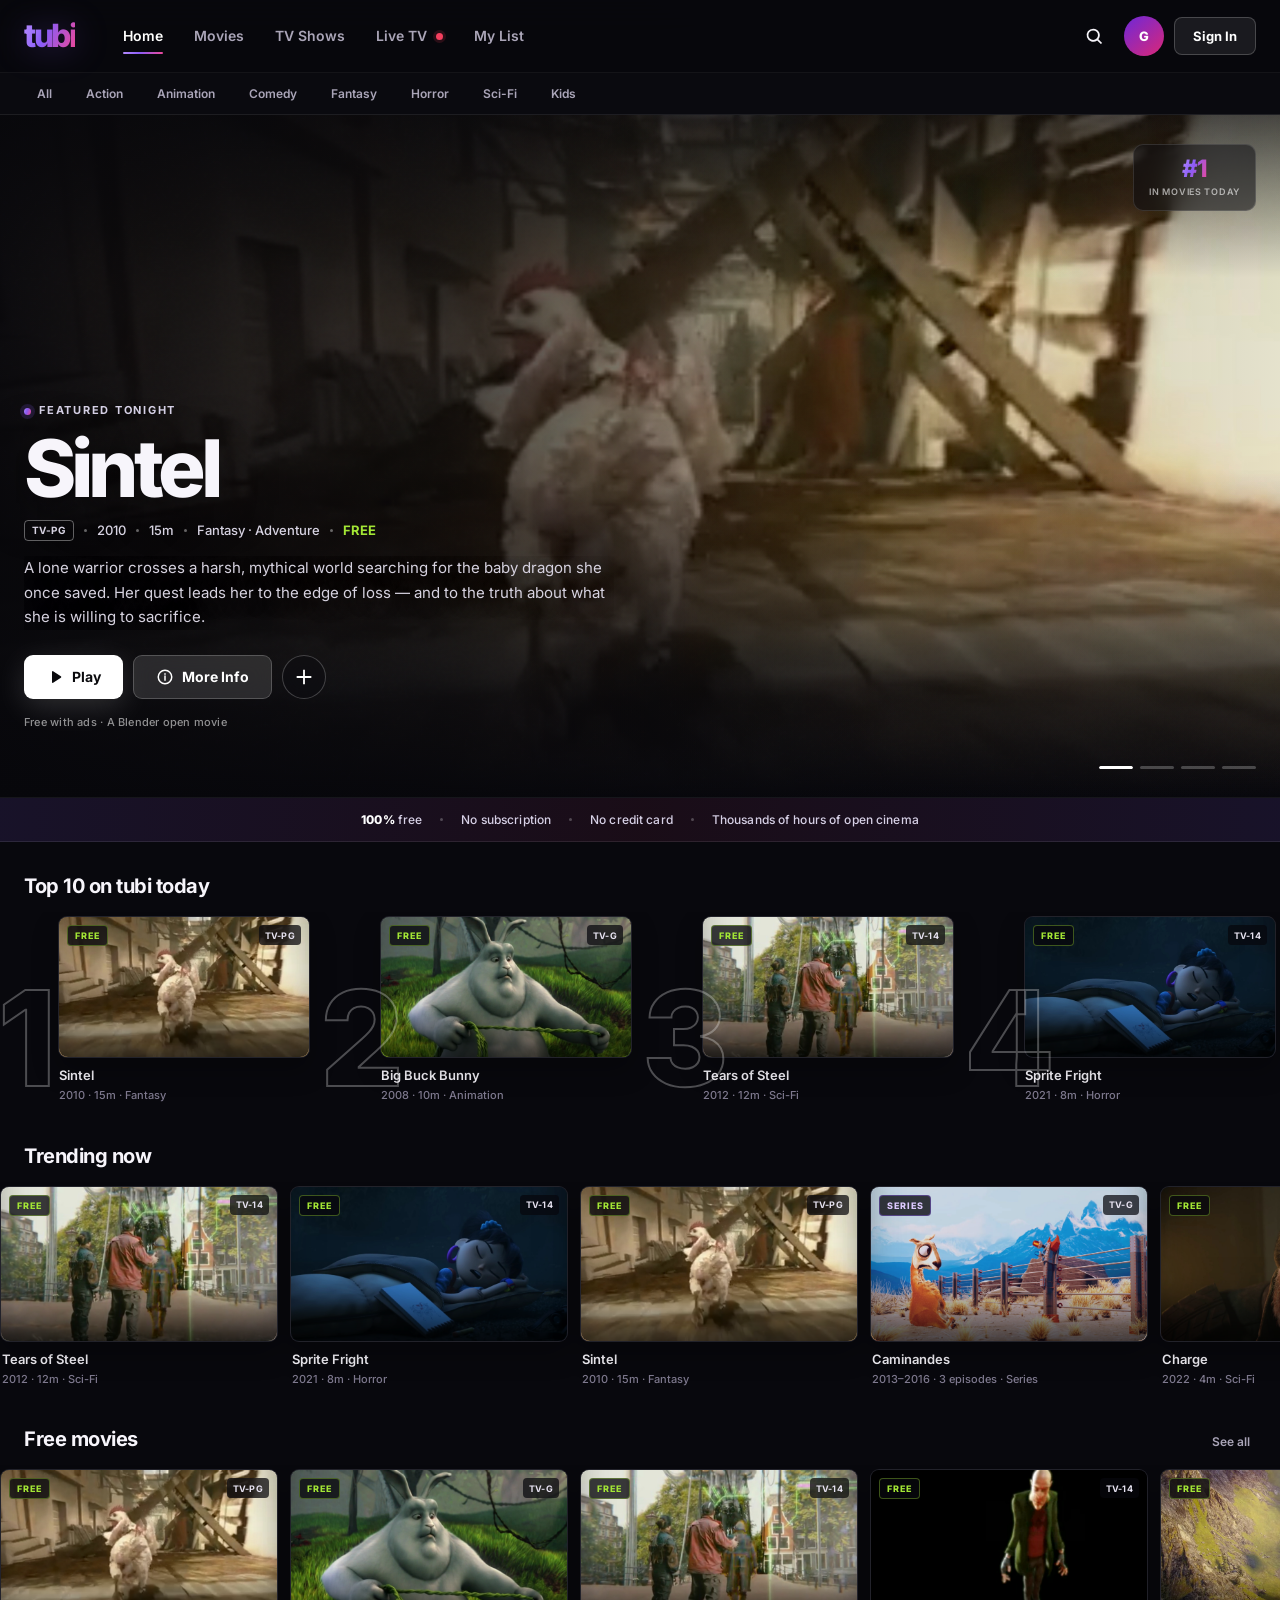
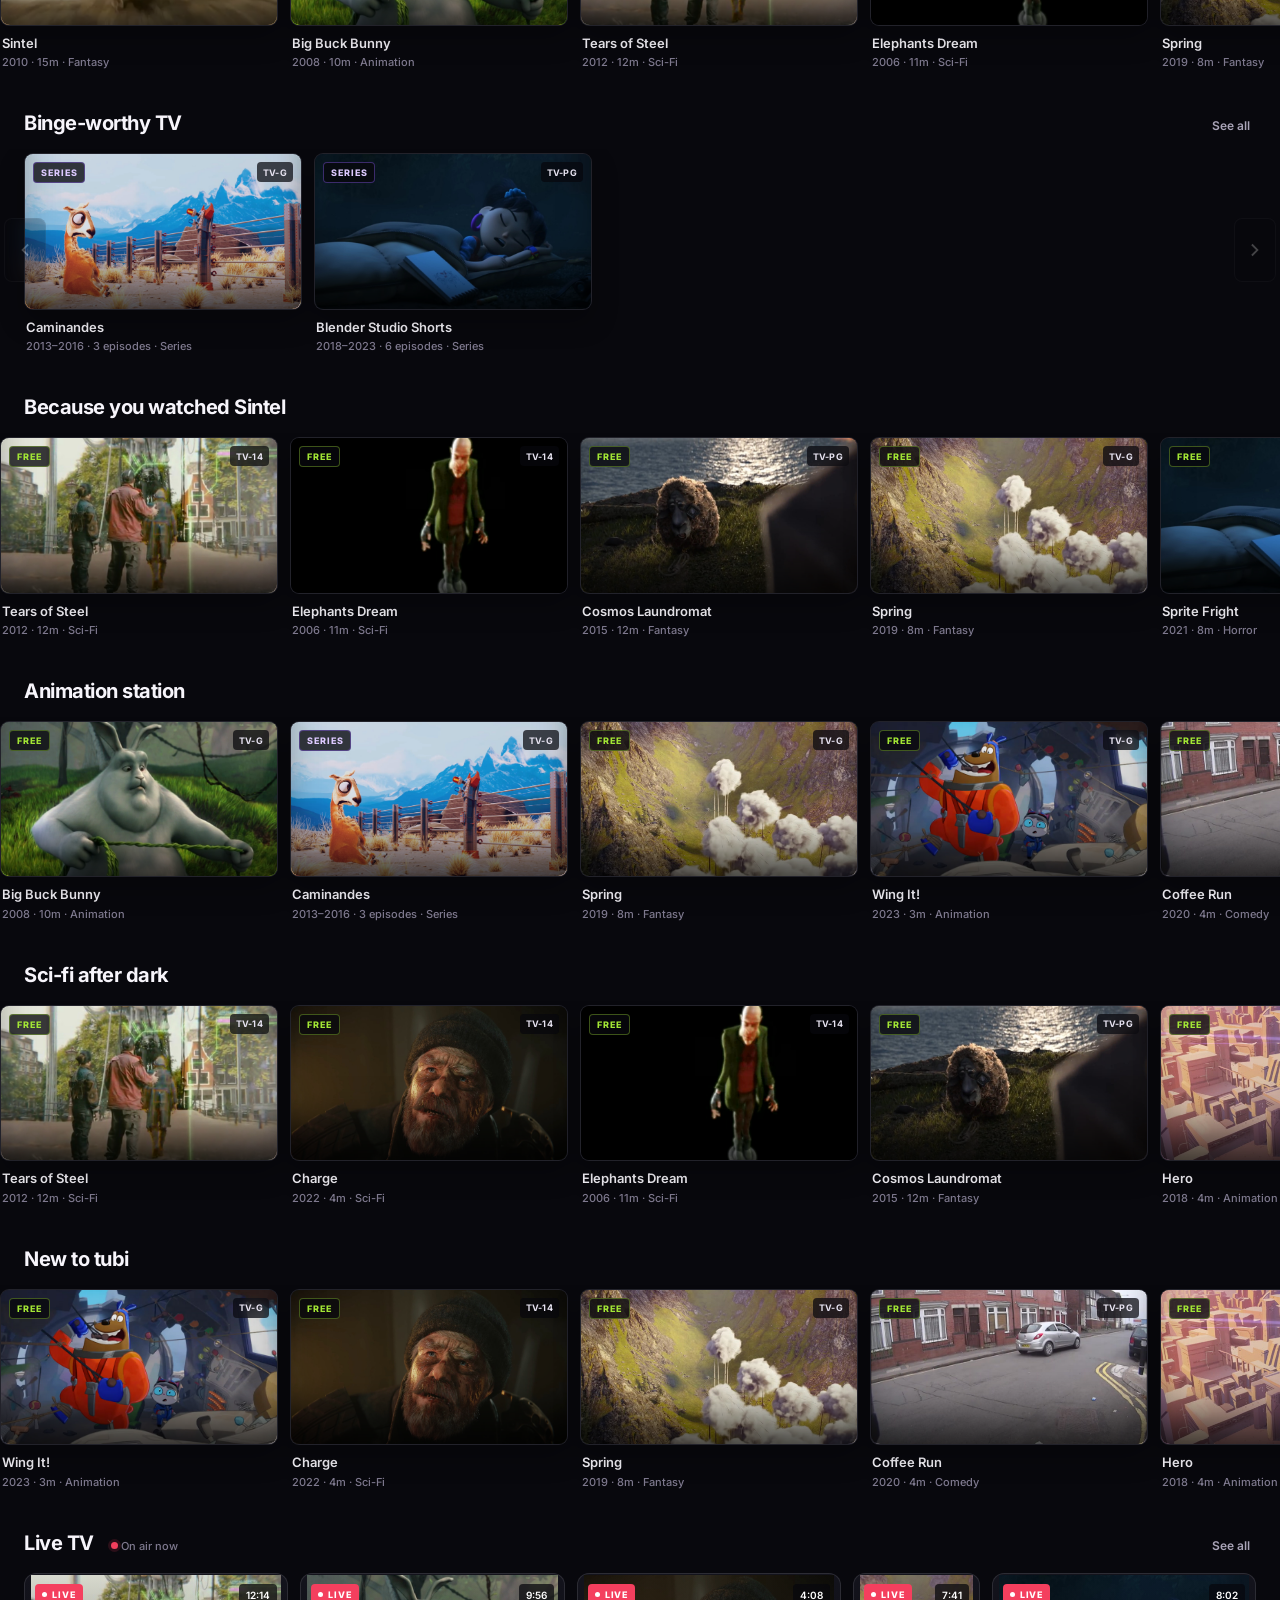
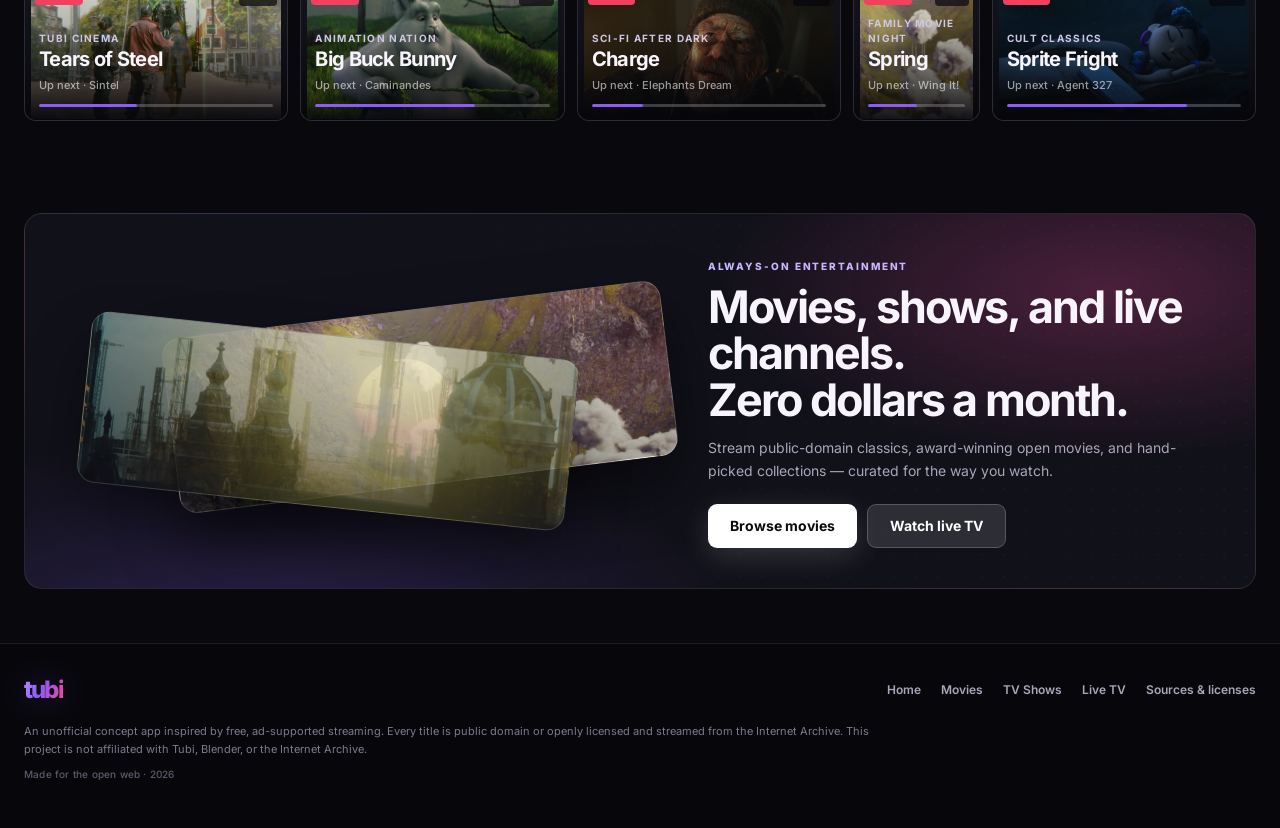
<file: index.html>
<!doctype html>
<html lang="en">
<head>
<meta charset="utf-8">
<meta name="viewport" content="width=device-width, initial-scale=1, viewport-fit=cover">
<meta name="theme-color" content="#0a0a0f">
<meta name="description" content="A free streaming concept for open movies and TV. No subscription, no credit card.">
<title>tubi — Free Movies &amp; TV Shows</title>
<link rel="icon" href="data:image/svg+xml,%3Csvg xmlns='http://www.w3.org/2000/svg' viewBox='0 0 64 64'%3E%3Cdefs%3E%3ClinearGradient id='g' x1='0' y1='0' x2='1' y2='1'%3E%3Cstop stop-color='%23b58cff'/%3E%3Cstop offset='.5' stop-color='%238b5cf6'/%3E%3Cstop offset='1' stop-color='%23ec4899'/%3E%3C/linearGradient%3E%3C/defs%3E%3Crect width='64' height='64' rx='16' fill='%2308080d'/%3E%3Cpath d='M14 18h7v9.5h3.2V18h7v9.5H34V18h7v17.5c0 6.9-4.9 11.5-13.5 11.5S14 42.4 14 35.5V18Z' fill='url(%23g)'/%3E%3C/svg%3E">
<link rel="preload" href="assets/fonts/inter-700.ttf" as="font" type="font/ttf" crossorigin>
<link rel="preload" href="assets/fonts/inter-400.ttf" as="font" type="font/ttf" crossorigin>
<link rel="stylesheet" href="styles.css">
</head>
<body>
<a class="skip-link" href="#main">Skip to content</a>

<svg class="icon-sprite" aria-hidden="true">
  <symbol id="i-play" viewBox="0 0 24 24"><path d="M8 5.14v13.72a1 1 0 0 0 1.53.85l10.28-6.86a1 1 0 0 0 0-1.7L9.53 4.29A1 1 0 0 0 8 5.14Z"/></symbol>
  <symbol id="i-pause" viewBox="0 0 24 24"><path d="M7 4h3.5v16H7zM13.5 4H17v16h-3.5z"/></symbol>
  <symbol id="i-plus" viewBox="0 0 24 24"><path d="M11 4h2v7h7v2h-7v7h-2v-7H4v-2h7V4Z"/></symbol>
  <symbol id="i-check" viewBox="0 0 24 24"><path d="m9.55 17.3-4.6-4.6 1.4-1.4 3.2 3.19 7.79-7.8 1.41 1.42L9.55 17.3Z"/></symbol>
  <symbol id="i-info" viewBox="0 0 24 24"><path d="M11 10h2v7h-2zm0-3h2v2h-2z"/><path fill-rule="evenodd" d="M12 2a10 10 0 1 0 0 20 10 10 0 0 0 0-20Zm0 2a8 8 0 1 1 0 16 8 8 0 0 1 0-16Z"/></symbol>
  <symbol id="i-search" viewBox="0 0 24 24"><path fill-rule="evenodd" d="M10.5 3a7.5 7.5 0 1 0 4.55 13.46l4.24 4.25 1.42-1.42-4.25-4.24A7.5 7.5 0 0 0 10.5 3Zm-5.5 7.5a5.5 5.5 0 1 1 11 0 5.5 5.5 0 0 1-11 0Z"/></symbol>
  <symbol id="i-chevron-left" viewBox="0 0 24 24"><path d="m14.7 5.3-6.7 6.7 6.7 6.7 1.4-1.4-5.3-5.3 5.3-5.3-1.4-1.4Z"/></symbol>
  <symbol id="i-chevron-right" viewBox="0 0 24 24"><path d="m9.3 5.3-1.4 1.4 5.3 5.3-5.3 5.3 1.4 1.4 6.7-6.7-6.7-6.7Z"/></symbol>
  <symbol id="i-close" viewBox="0 0 24 24"><path d="m6.4 5 5.6 5.6L17.6 5 19 6.4 13.4 12l5.6 5.6-1.4 1.4-5.6-5.6L6.4 19 5 17.6l5.6-5.6L5 6.4 6.4 5Z"/></symbol>
  <symbol id="i-volume" viewBox="0 0 24 24"><path d="M4 9v6h4l5 4V5L8 9H4Zm12.5 3a4.5 4.5 0 0 0-2.5-4v8a4.5 4.5 0 0 0 2.5-4Zm-2.5-8v2.1a6.5 6.5 0 0 1 0 11.8V20a8.5 8.5 0 0 0 0-16Z"/></symbol>
  <symbol id="i-muted" viewBox="0 0 24 24"><path d="M4 9v6h4l5 4V5L8 9H4Zm12.6 1.3-1.4 1.4 1.3 1.3-1.3 1.3 1.4 1.4 1.3-1.3 1.3 1.3 1.4-1.4-1.3-1.3 1.3-1.3-1.4-1.4-1.3 1.3-1.3-1.3Z"/></symbol>
  <symbol id="i-fullscreen" viewBox="0 0 24 24"><path d="M4 4h6v2H6v4H4V4Zm10 0h6v6h-2V6h-4V4ZM4 14h2v4h4v2H4v-6Zm14 0h2v6h-6v-2h4v-4Z"/></symbol>
  <symbol id="i-exit-fullscreen" viewBox="0 0 24 24"><path d="M9 4h2v7H4V9h5V4Zm4 0h2v5h5v2h-7V4ZM4 13h7v7H9v-5H4v-2Zm9 0h7v2h-5v5h-2v-7Z"/></symbol>
  <symbol id="i-back" viewBox="0 0 24 24"><path d="m10.7 5.3-6.7 6.7 6.7 6.7 1.4-1.4L6.8 12l5.3-5.3-1.4-1.4Z"/><path d="M20 11H7v2h13v-2Z"/></symbol>
  <symbol id="i-home" viewBox="0 0 24 24"><path d="m12 3 9 8h-2.5v9H14v-6h-4v6H5.5v-9H3l9-8Z"/></symbol>
  <symbol id="i-movie" viewBox="0 0 24 24"><path fill-rule="evenodd" d="M3 4h18v16H3V4Zm2 2v2h2V6H5Zm4 0v2h2V6H9Zm4 0v2h2V6h-2Zm4 0v2h2V6h-2ZM5 10v8h14v-8h-3v2h-2v-2h-4v2H8v-2H5Zm5 3h4v2h-4v-2Z"/></symbol>
  <symbol id="i-tv" viewBox="0 0 24 24"><path d="M8 3h8l1.5 2H21v15H3V5h3.5L8 3Zm1.2 2h5.6l1.5 2H6.7l1.5-2ZM5 7v11h14V7H5Zm3 9h8v-2H8v2Z"/></symbol>
  <symbol id="i-list" viewBox="0 0 24 24"><path d="M4 5h2v2H4V5Zm4 0h12v2H8V5ZM4 11h2v2H4v-2Zm4 0h12v2H8v-2ZM4 17h2v2H4v-2Zm4 0h12v2H8v-2Z"/></symbol>
  <symbol id="i-live" viewBox="0 0 24 24"><path fill-rule="evenodd" d="M7.8 4.2 12 8.4l4.2-4.2 1.4 1.4-3.4 3.4H18a3 3 0 0 1 3 3v6a3 3 0 0 1-3 3H6a3 3 0 0 1-3-3v-6a3 3 0 0 1 3-3h3.8L6.4 5.6l1.4-1.4ZM6 10a1 1 0 0 0-1 1v6a1 1 0 0 0 1 1h12a1 1 0 0 0 1-1v-6a1 1 0 0 0-1-1H6Zm4 2.5 4 2.5-4 2.5v-5Z"/></symbol>
  <symbol id="i-spark" viewBox="0 0 24 24"><path d="M12 2.5 14 9l6.5 2-6.5 2-2 6.5-2-6.5L3.5 11 10 9l2-6.5Z"/></symbol>
  <symbol id="i-arrow-up" viewBox="0 0 24 24"><path d="m12 4 7 7-1.4 1.4L13 7.8V20h-2V7.8l-4.6 4.6L5 11l7-7Z"/></symbol>
</svg>

<header class="site-header" id="siteHeader">
  <div class="header-inner">
    <a class="brand" href="#home" data-view-link="home" aria-label="tubi home">
      <span class="brand-word">tubi</span>
    </a>
    <nav class="main-nav" aria-label="Primary">
      <button class="nav-link is-active" data-view-link="home">Home</button>
      <button class="nav-link" data-view-link="movies">Movies</button>
      <button class="nav-link" data-view-link="shows">TV Shows</button>
      <button class="nav-link" data-view-link="live">Live TV <span class="live-dot" aria-hidden="true"></span></button>
      <button class="nav-link" data-view-link="mylist">My List</button>
    </nav>
    <div class="header-actions">
      <button class="icon-btn search-trigger" id="searchBtn" aria-label="Search">
        <svg aria-hidden="true"><use href="#i-search"/></svg>
      </button>
      <button class="avatar-btn" id="profileBtn" aria-label="Profile">G</button>
      <button class="signin-btn" id="signinBtn">Sign In</button>
      <button class="menu-btn" id="menuBtn" aria-label="Open menu" aria-expanded="false">
        <span></span><span></span><span></span>
      </button>
    </div>
  </div>
  <div class="genre-strip" id="genreStrip" aria-label="Browse by genre">
    <button class="genre-pill is-active" data-genre="all">All</button>
    <button class="genre-pill" data-genre="Action">Action</button>
    <button class="genre-pill" data-genre="Animation">Animation</button>
    <button class="genre-pill" data-genre="Comedy">Comedy</button>
    <button class="genre-pill" data-genre="Fantasy">Fantasy</button>
    <button class="genre-pill" data-genre="Horror">Horror</button>
    <button class="genre-pill" data-genre="Sci-Fi">Sci-Fi</button>
    <button class="genre-pill" data-genre="Kids">Kids</button>
  </div>
</header>

<main id="main">
  <section class="view is-active" id="homeView" data-view="home">
    <section class="hero" id="hero" aria-label="Featured title">
      <div class="hero-media">
        <img id="heroImage" src="assets/img/hero-sintel.jpg" alt="" fetchpriority="high">
        <video id="heroVideo" class="hero-video" muted loop playsinline preload="none" poster="assets/img/hero-bbb.jpg" aria-hidden="true">
          <source src="assets/video/Big_Buck_Bunny_720_10s_2MB.webm" type="video/webm">
        </video>
      </div>
      <div class="hero-shade"></div>
      <div class="hero-grain"></div>
      <div class="hero-content" id="heroContent">
        <div class="hero-eyebrow"><span class="eyebrow-dot"></span> Featured tonight</div>
        <h1 class="hero-title" id="heroTitle">Sintel</h1>
        <div class="hero-meta" id="heroMeta"></div>
        <p class="hero-desc" id="heroDesc"></p>
        <div class="hero-actions">
          <button class="btn btn-primary btn-play" id="heroPlay">
            <svg aria-hidden="true"><use href="#i-play"/></svg> Play
          </button>
          <button class="btn btn-glass" id="heroInfo">
            <svg aria-hidden="true"><use href="#i-info"/></svg> More Info
          </button>
          <button class="btn-round" id="heroSave" aria-label="Add to My List">
            <svg aria-hidden="true"><use href="#i-plus"/></svg>
          </button>
        </div>
        <div class="hero-footnote" id="heroFootnote">Free with ads · Always</div>
      </div>
      <div class="hero-side">
        <div class="hero-rank"><span>#1</span><small>in Movies Today</small></div>
      </div>
      <div class="hero-pager" id="heroPager" aria-label="Choose featured title"></div>
    </section>

    <div class="value-strip">
      <span><b>100%</b> free</span>
      <span class="value-sep" aria-hidden="true"></span>
      <span>No subscription</span>
      <span class="value-sep" aria-hidden="true"></span>
      <span>No credit card</span>
      <span class="value-sep" aria-hidden="true"></span>
      <span>Thousands of hours of open cinema</span>
    </div>

    <div class="rows" id="rows"></div>

    <section class="cta-panel">
      <div class="cta-art" aria-hidden="true"></div>
      <div class="cta-copy">
        <span class="section-kicker">Always-on entertainment</span>
        <h2>Movies, shows, and live channels.<br>Zero dollars a month.</h2>
        <p>Stream public-domain classics, award-winning open movies, and hand-picked collections — curated for the way you watch.</p>
        <div class="cta-actions">
          <button class="btn btn-primary" data-view-link="movies">Browse movies</button>
          <button class="btn btn-glass" data-view-link="live">Watch live TV</button>
        </div>
      </div>
    </section>
  </section>

  <section class="view" id="browseView" data-view="browse" hidden>
    <div class="browse-head">
      <div>
        <button class="back-link" data-view-link="home"><svg aria-hidden="true"><use href="#i-back"/></svg> Home</button>
        <h1 id="browseTitle">Movies</h1>
        <p id="browseSubtitle">Every title, free to watch.</p>
      </div>
      <div class="browse-filters" id="browseFilters"></div>
    </div>
    <div class="title-grid" id="browseGrid"></div>
    <div class="empty-state" id="browseEmpty" hidden>
      <svg aria-hidden="true"><use href="#i-spark"/></svg>
      <h3>Nothing here yet</h3>
      <p>Save something from the home page and it will show up here.</p>
      <button class="btn btn-primary" data-view-link="home">Find something to watch</button>
    </div>
  </section>

  <section class="view" id="liveView" data-view="live" hidden>
    <div class="browse-head">
      <div>
        <button class="back-link" data-view-link="home"><svg aria-hidden="true"><use href="#i-back"/></svg> Home</button>
        <h1>Live TV</h1>
        <p>Curated channels playing around the clock. Pick a channel and drop in.</p>
      </div>
      <div class="live-status"><span class="live-dot"></span> 5 channels on air</div>
    </div>
    <div class="live-grid" id="liveGrid"></div>
    <div class="schedule-panel">
      <div class="section-head"><h2>On now</h2><span class="section-note">All times local</span></div>
      <div class="schedule-list" id="scheduleList"></div>
    </div>
  </section>

  <footer class="site-footer">
    <div class="footer-top">
      <a class="brand brand-small" href="#home" data-view-link="home"><span class="brand-word">tubi</span></a>
      <nav class="footer-nav" aria-label="Footer">
        <button data-view-link="home">Home</button>
        <button data-view-link="movies">Movies</button>
        <button data-view-link="shows">TV Shows</button>
        <button data-view-link="live">Live TV</button>
        <button id="sourcesBtn">Sources &amp; licenses</button>
      </nav>
    </div>
    <p class="footer-note">An unofficial concept app inspired by free, ad-supported streaming. Every title is public domain or openly licensed and streamed from the Internet Archive. This project is not affiliated with Tubi, Blender, or the Internet Archive.</p>
    <p class="footer-copy">Made for the open web · <span id="footerYear"></span></p>
  </footer>
</main>

<nav class="mobile-nav" aria-label="Mobile">
  <button class="mobile-nav-link is-active" data-view-link="home"><svg aria-hidden="true"><use href="#i-home"/></svg><span>Home</span></button>
  <button class="mobile-nav-link" data-view-link="movies"><svg aria-hidden="true"><use href="#i-movie"/></svg><span>Movies</span></button>
  <button class="mobile-nav-link" data-view-link="shows"><svg aria-hidden="true"><use href="#i-tv"/></svg><span>TV Shows</span></button>
  <button class="mobile-nav-link" data-view-link="live"><svg aria-hidden="true"><use href="#i-live"/></svg><span>Live TV</span></button>
  <button class="mobile-nav-link" data-view-link="mylist"><svg aria-hidden="true"><use href="#i-list"/></svg><span>My List</span></button>
</nav>

<div class="search-overlay" id="searchOverlay" role="dialog" aria-modal="true" aria-labelledby="searchLabel" hidden>
  <div class="search-panel">
    <div class="search-bar">
      <svg class="search-bar-icon" aria-hidden="true"><use href="#i-search"/></svg>
      <label class="sr-only" for="searchInput" id="searchLabel">Search movies and TV shows</label>
      <input id="searchInput" type="search" autocomplete="off" placeholder="Search movies, shows, genres…">
      <button class="search-close" id="searchClose" aria-label="Close search"><svg aria-hidden="true"><use href="#i-close"/></svg></button>
    </div>
    <div class="search-body">
      <div class="search-suggestions" id="searchSuggestions">
        <span class="search-label">Trending searches</span>
        <div class="chip-row">
          <button class="search-chip" data-search="Sintel">Sintel</button>
          <button class="search-chip" data-search="Tears of Steel">Tears of Steel</button>
          <button class="search-chip" data-search="Animation">Animation</button>
          <button class="search-chip" data-search="Caminandes">Caminandes</button>
          <button class="search-chip" data-search="Sci-Fi">Sci-Fi</button>
        </div>
      </div>
      <div class="search-results-head" id="searchResultsHead" hidden>
        <span class="search-label" id="searchResultsLabel">Results</span>
        <span class="search-count" id="searchCount"></span>
      </div>
      <div class="title-grid search-grid" id="searchResults"></div>
      <div class="empty-state search-empty" id="searchEmpty" hidden>
        <svg aria-hidden="true"><use href="#i-search"/></svg>
        <h3>No matches</h3>
        <p>Try a title, genre, or year.</p>
      </div>
    </div>
  </div>
</div>

<dialog class="detail-dialog" id="detailDialog" aria-labelledby="detailTitle">
  <div class="detail-shell">
    <button class="detail-close" id="detailClose" aria-label="Close details"><svg aria-hidden="true"><use href="#i-close"/></svg></button>
    <div class="detail-hero">
      <img id="detailBackdrop" alt="">
      <div class="detail-shade"></div>
      <div class="detail-copy">
        <div class="hero-eyebrow"><span class="eyebrow-dot"></span> <span id="detailKicker">Free to watch</span></div>
        <h2 id="detailTitle">Title</h2>
        <div class="hero-meta" id="detailMeta"></div>
        <div class="hero-actions">
          <button class="btn btn-primary" id="detailPlay"><svg aria-hidden="true"><use href="#i-play"/></svg> Play</button>
          <button class="btn btn-glass" id="detailSave"><svg aria-hidden="true"><use href="#i-plus"/></svg> My List</button>
        </div>
      </div>
    </div>
    <div class="detail-body">
      <div class="detail-main">
        <p class="detail-desc" id="detailDesc"></p>
        <div class="detail-tags" id="detailTags"></div>
        <div class="source-card" id="sourceCard"></div>
        <div class="episode-block" id="episodeBlock" hidden>
          <div class="section-head"><h3>Episodes</h3><span class="section-note" id="episodeCount"></span></div>
          <div class="episode-list" id="episodeList"></div>
        </div>
      </div>
      <aside class="detail-aside">
        <div class="aside-block">
          <h3>Details</h3>
          <dl id="detailFacts"></dl>
        </div>
        <div class="aside-block">
          <h3>Share</h3>
          <button class="share-btn" id="shareBtn"><svg aria-hidden="true"><use href="#i-spark"/></svg> Copy link</button>
        </div>
      </aside>
    </div>
    <div class="detail-more">
      <div class="section-head"><h2>More like this</h2></div>
      <div class="title-row small-row" id="detailMore"></div>
    </div>
  </div>
</dialog>

<dialog class="sources-dialog" id="sourcesDialog" aria-labelledby="sourcesTitle">
  <div class="sources-shell">
    <button class="detail-close" id="sourcesClose" aria-label="Close sources"><svg aria-hidden="true"><use href="#i-close"/></svg></button>
    <span class="section-kicker">Attribution</span>
    <h2 id="sourcesTitle">Video sources &amp; licenses</h2>
    <p class="sources-intro">This concept streams directly from the Internet Archive. Each title below links to its item page and license. No full-length video files are re-hosted here; short preview clips are bundled for testing.</p>
    <div class="sources-list" id="sourcesList"></div>
    <div class="sources-note">
      <strong>Licenses.</strong> Blender open movies are released under Creative Commons Attribution licenses. Some catalogue metadata on the Internet Archive is incomplete; the linked item page is the definitive source. This is a demonstration project and is not affiliated with Tubi.
    </div>
  </div>
</dialog>

<div class="player" id="player" hidden aria-hidden="true">
  <video id="video" playsinline preload="metadata"></video>
  <div class="player-top">
    <button class="player-back" id="playerBack" aria-label="Back"><svg aria-hidden="true"><use href="#i-back"/></svg></button>
    <div class="player-title-wrap">
      <span class="player-kicker" id="playerKicker">Now playing</span>
      <h2 id="playerTitle">Title</h2>
    </div>
    <div class="player-badges"><span class="ad-badge">FREE WITH ADS</span></div>
  </div>
  <button class="player-big-play" id="playerBigPlay" aria-label="Play">
    <svg aria-hidden="true"><use href="#i-play"/></svg>
  </button>
  <div class="player-error" id="playerError" hidden>
    <svg aria-hidden="true"><use href="#i-info"/></svg>
    <h3 id="playerErrorTitle">This source did not load</h3>
    <p id="playerErrorText"></p>
    <div class="player-error-actions">
      <button class="btn btn-primary" id="playerPreviewBtn" hidden>Play preview</button>
      <a class="btn btn-glass" id="playerSourceLink" href="#" target="_blank" rel="noopener">Open source</a>
    </div>
  </div>
  <div class="player-controls" id="playerControls">
    <div class="progress-wrap">
      <div class="progress-track" id="progressTrack" role="slider" tabindex="0" aria-label="Seek" aria-valuemin="0" aria-valuemax="100" aria-valuenow="0">
        <div class="progress-buffer" id="progressBuffer"></div>
        <div class="progress-played" id="progressPlayed"></div>
        <div class="progress-knob" id="progressKnob"></div>
      </div>
    </div>
    <div class="control-row">
      <button class="player-control" id="playToggle" aria-label="Play"><svg aria-hidden="true"><use href="#i-play"/></svg></button>
      <button class="player-control" id="skipBack" aria-label="Back 10 seconds"><span class="skip-text">10</span><svg aria-hidden="true"><use href="#i-chevron-left"/></svg></button>
      <button class="player-control" id="skipForward" aria-label="Forward 10 seconds"><svg aria-hidden="true"><use href="#i-chevron-right"/></svg><span class="skip-text">10</span></button>
      <div class="time-readout"><span id="currentTime">0:00</span><span class="time-divider">/</span><span id="durationTime">0:00</span></div>
      <div class="spacer"></div>
      <button class="player-control" id="muteToggle" aria-label="Mute"><svg aria-hidden="true"><use href="#i-volume"/></svg></button>
      <button class="player-control" id="fullscreenToggle" aria-label="Fullscreen"><svg aria-hidden="true"><use href="#i-fullscreen"/></svg></button>
    </div>
  </div>
  <div class="player-status" id="playerStatus"></div>
</div>

<div class="toast" id="toast" role="status" aria-live="polite"></div>

<script src="data.js"></script>
<script src="app.js"></script>
</body>
</html>
</file>
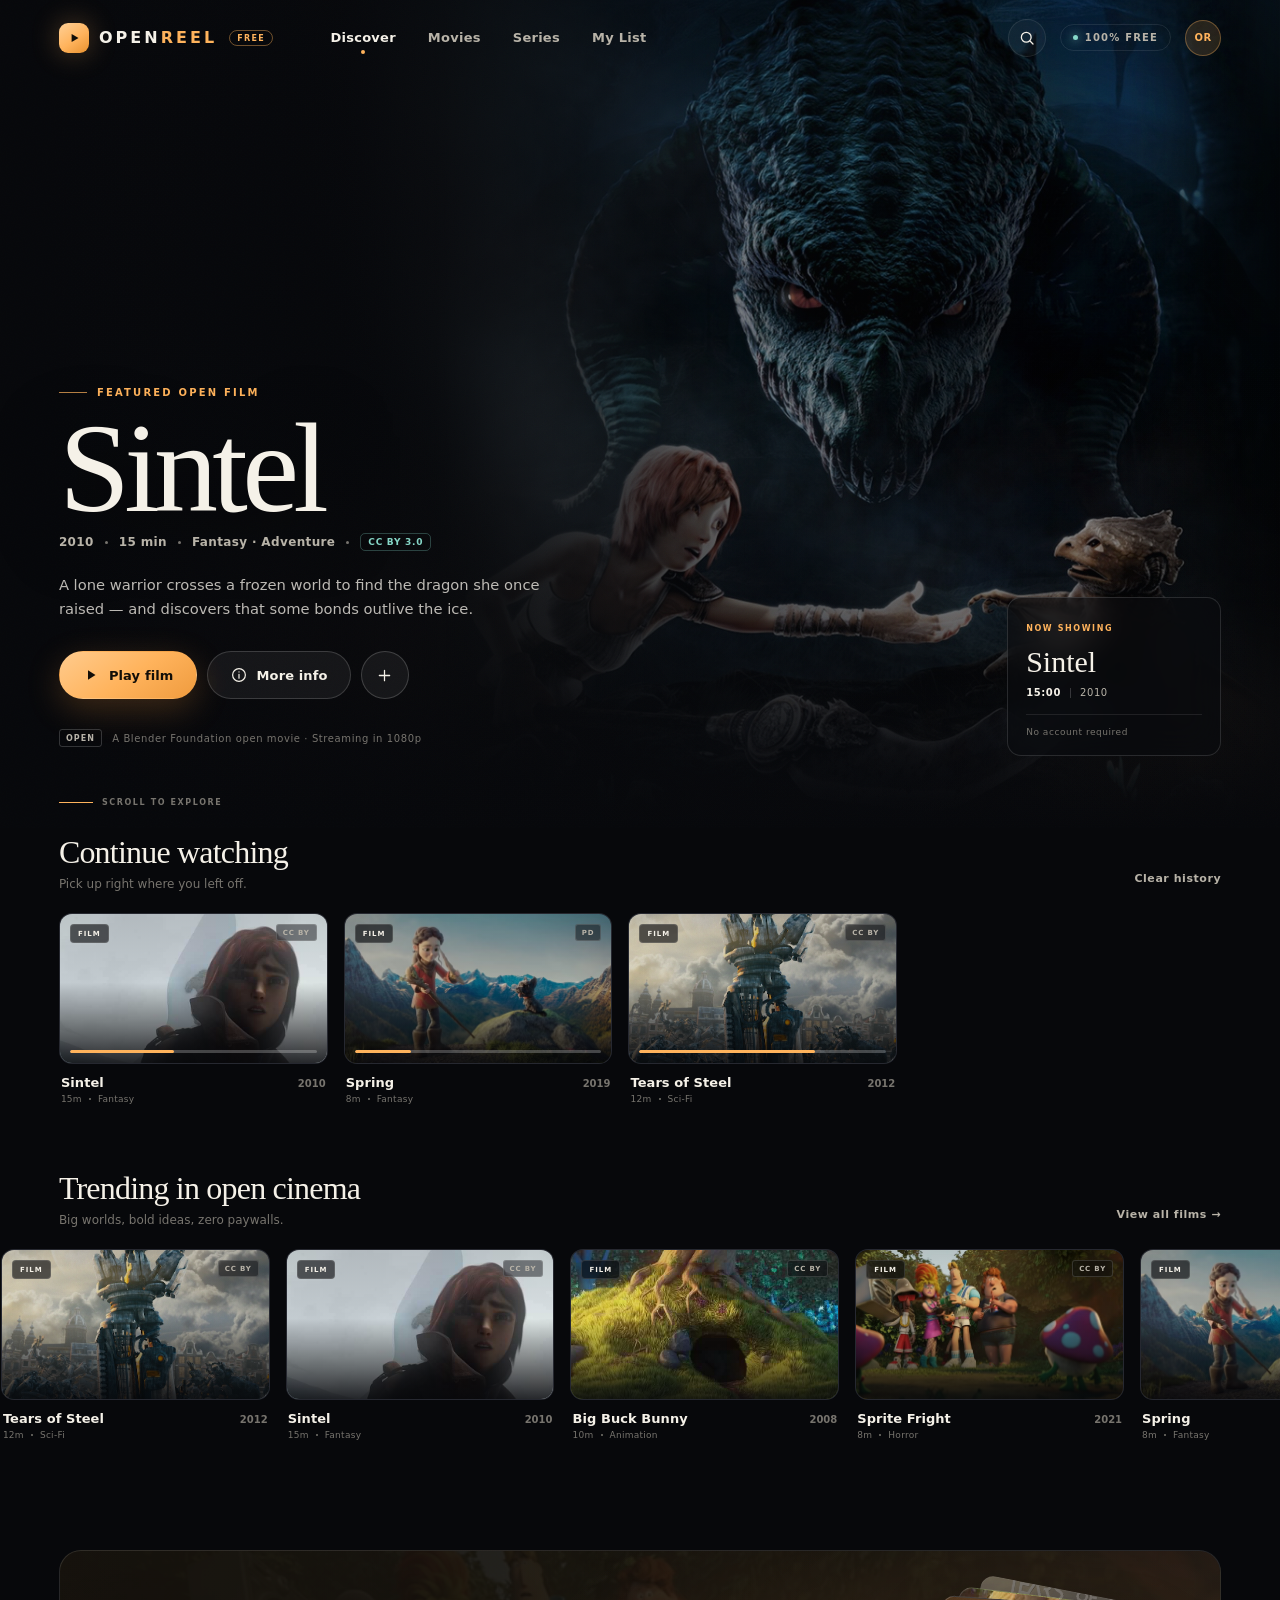
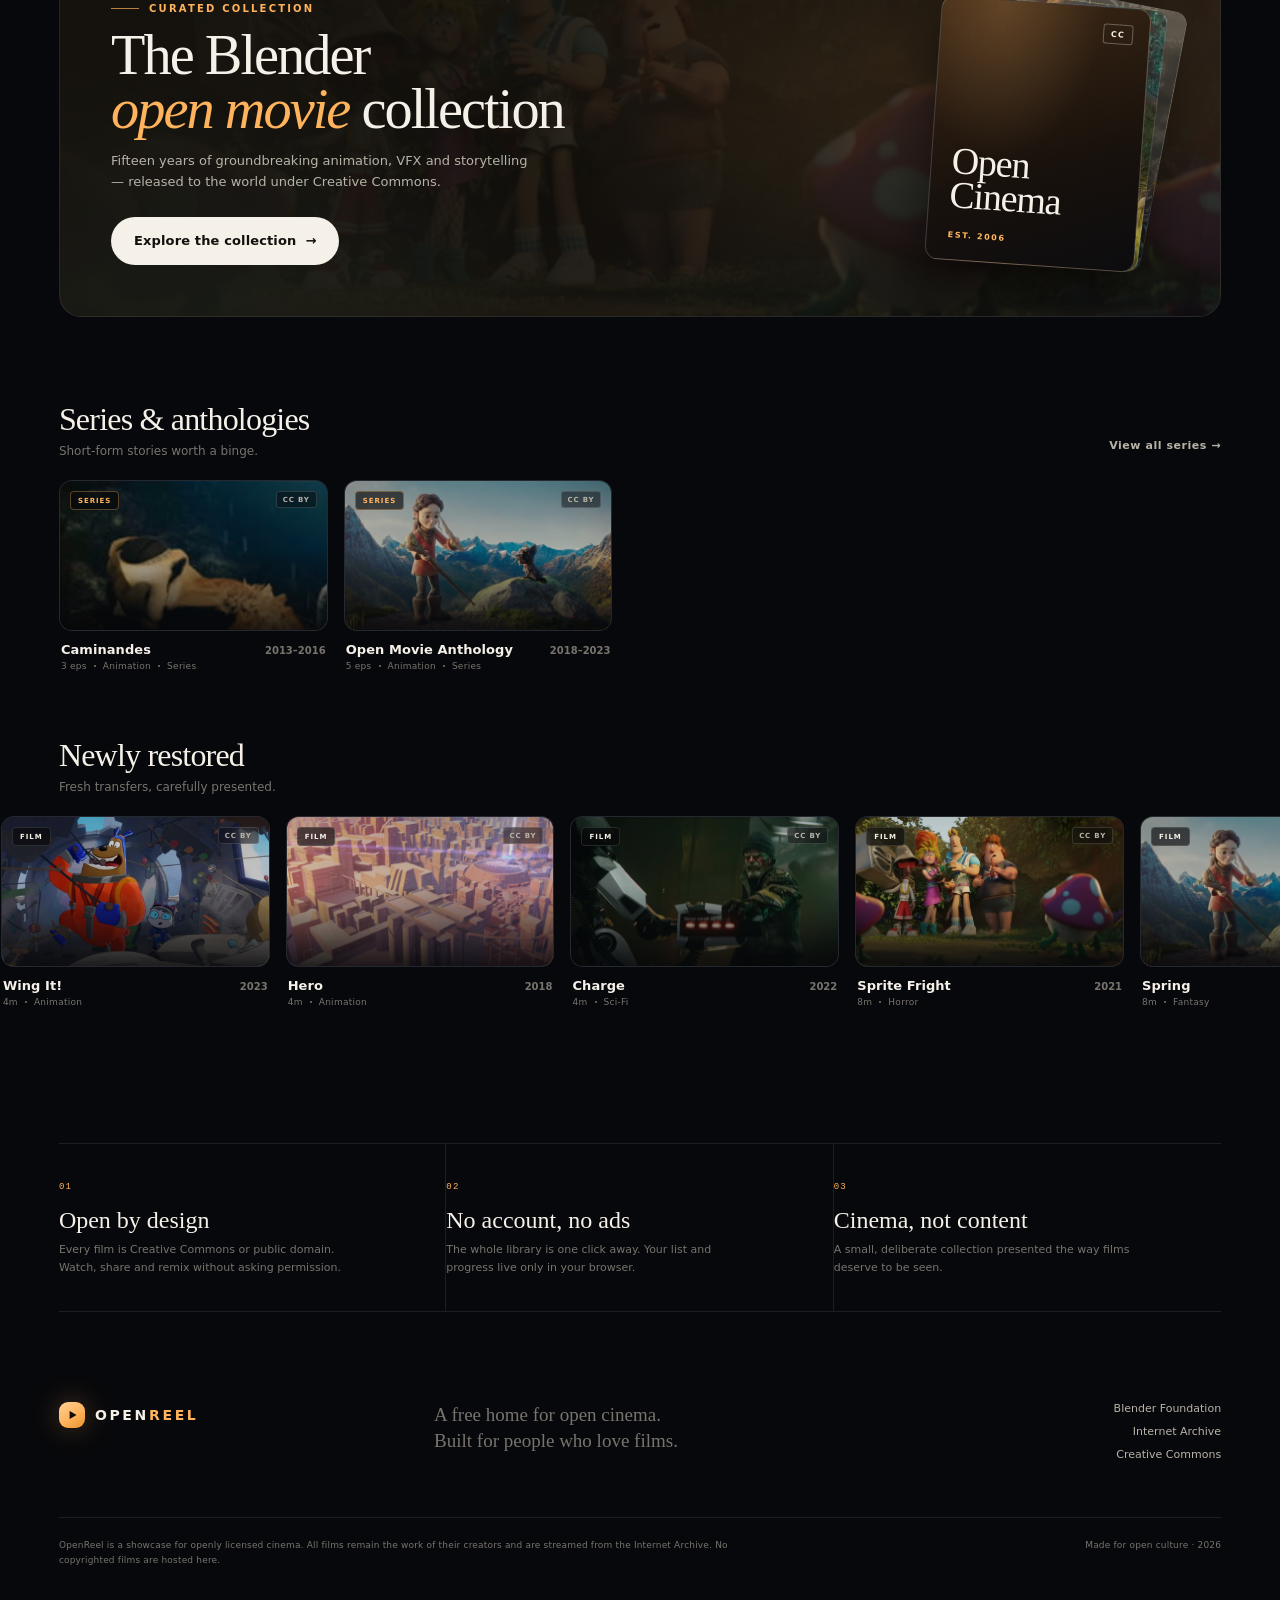
<file: site/index.html>
<!doctype html>
<html lang="en">
<head>
  <meta charset="utf-8" />
  <meta name="viewport" content="width=device-width, initial-scale=1, viewport-fit=cover" />
  <meta name="theme-color" content="#07080b" />
  <meta name="description" content="OpenReel — stream a hand-picked library of open-licensed films and series for free. No subscription, no ads, no paywall." />
  <title>OpenReel — Free open cinema, forever</title>
  <link rel="icon" href="data:image/svg+xml,%3Csvg xmlns='http://www.w3.org/2000/svg' viewBox='0 0 64 64'%3E%3Crect width='64' height='64' rx='16' fill='%23ffb35c'/%3E%3Cpath d='M25 19.5v25l21-12.5z' fill='%2307080b'/%3E%3C/svg%3E" />
  <link rel="stylesheet" href="styles.css" />
</head>
<body>
  <a class="skip-link" href="#main">Skip to content</a>

  <header class="site-header" id="siteHeader">
    <div class="header-inner">
      <a class="brand" href="#discover" data-view-link="discover" aria-label="OpenReel home">
        <span class="brand-mark" aria-hidden="true">
          <svg viewBox="0 0 32 32" role="img"><path d="M11.8 8.7v14.6L24 16z" fill="currentColor"/></svg>
        </span>
        <span class="brand-word">OPEN<span>REEL</span></span>
        <span class="brand-pill">free</span>
      </a>

      <nav class="main-nav" aria-label="Primary">
        <button class="nav-link is-active" type="button" data-view-link="discover">Discover</button>
        <button class="nav-link" type="button" data-view-link="movies">Movies</button>
        <button class="nav-link" type="button" data-view-link="series">Series</button>
        <button class="nav-link" type="button" data-view-link="list">My List</button>
      </nav>

      <div class="header-actions">
        <button class="icon-button search-toggle" type="button" aria-label="Search the library" data-action="open-search">
          <svg viewBox="0 0 24 24" aria-hidden="true"><circle cx="11" cy="11" r="6.5"/><path d="m16 16 4 4"/></svg>
        </button>
        <span class="license-chip"><span class="dot"></span> 100% free</span>
        <button class="avatar" type="button" data-view-link="list" aria-label="Open your list">OR</button>
      </div>
    </div>
  </header>

  <main id="main">
    <section class="hero" id="hero" aria-labelledby="heroTitle">
      <div class="hero-backdrop" aria-hidden="true"></div>
      <div class="hero-poster" aria-hidden="true"></div>
      <div class="hero-shade" aria-hidden="true"></div>
      <div class="hero-grain" aria-hidden="true"></div>

      <div class="hero-content">
        <div class="eyebrow"><span class="eyebrow-line"></span> Featured open film</div>
        <h1 class="hero-title" id="heroTitle">Sintel</h1>
        <div class="hero-meta">
          <span>2010</span><span class="meta-dot"></span>
          <span>15 min</span><span class="meta-dot"></span>
          <span>Fantasy · Adventure</span><span class="meta-dot"></span>
          <span class="meta-license">CC BY 3.0</span>
        </div>
        <p class="hero-copy">A lone warrior crosses a frozen world to find the dragon she once raised — and discovers that some bonds outlive the ice.</p>
        <div class="hero-actions">
          <button class="button button-primary" type="button" data-action="play-featured">
            <svg viewBox="0 0 24 24" aria-hidden="true"><path d="M8 5.8v12.4l10-6.2z" fill="currentColor" stroke="none"/></svg>
            Play film
          </button>
          <button class="button button-ghost" type="button" data-action="open-featured">
            <svg viewBox="0 0 24 24" aria-hidden="true"><circle cx="12" cy="12" r="8.5"/><path d="M12 11v5.2M12 7.8v.2"/></svg>
            More info
          </button>
          <button class="round-button hero-add" type="button" data-action="toggle-featured-list" aria-label="Add Sintel to my list" aria-pressed="false">
            <svg viewBox="0 0 24 24" aria-hidden="true"><path d="M12 5.5v13M5.5 12h13"/></svg>
          </button>
        </div>
        <div class="hero-footnote">
          <span class="hero-license-badge">OPEN</span>
          <span>A Blender Foundation open movie · Streaming in 1080p</span>
        </div>
      </div>

      <aside class="hero-card" aria-label="Featured film details">
        <span class="hero-card-label">Now showing</span>
        <div class="hero-card-title">Sintel</div>
        <div class="hero-card-line"><span class="hero-card-stat">15:00</span><span class="hero-card-divider"></span><span>2010</span></div>
        <div class="hero-card-foot">No account required</div>
      </aside>

      <div class="hero-scroll" aria-hidden="true"><span></span>Scroll to explore</div>
    </section>

    <div id="discoverView">
      <section class="rail-section rail-continue" aria-labelledby="continueTitle" id="continueSection">
        <div class="rail-head">
          <div>
            <h2 id="continueTitle">Continue watching</h2>
            <p>Pick up right where you left off.</p>
          </div>
          <button class="text-button" type="button" data-action="clear-progress">Clear history</button>
        </div>
        <div class="rail-wrap">
          <button class="rail-arrow rail-arrow-left" type="button" aria-label="Scroll left" data-rail="continueRail" data-dir="-1">
            <svg viewBox="0 0 24 24" aria-hidden="true"><path d="m14.5 6-6 6 6 6"/></svg>
          </button>
          <div class="rail" id="continueRail" tabindex="0"></div>
          <button class="rail-arrow rail-arrow-right" type="button" aria-label="Scroll right" data-rail="continueRail" data-dir="1">
            <svg viewBox="0 0 24 24" aria-hidden="true"><path d="m9.5 6 6 6-6 6"/></svg>
          </button>
        </div>
      </section>

      <section class="rail-section" aria-labelledby="trendingTitle">
        <div class="rail-head">
          <div>
            <h2 id="trendingTitle">Trending in open cinema</h2>
            <p>Big worlds, bold ideas, zero paywalls.</p>
          </div>
          <button class="text-button" type="button" data-view-link="movies">View all films <span aria-hidden="true">→</span></button>
        </div>
        <div class="rail-wrap">
          <button class="rail-arrow rail-arrow-left" type="button" aria-label="Scroll left" data-rail="trendingRail" data-dir="-1">
            <svg viewBox="0 0 24 24" aria-hidden="true"><path d="m14.5 6-6 6 6 6"/></svg>
          </button>
          <div class="rail" id="trendingRail" tabindex="0"></div>
          <button class="rail-arrow rail-arrow-right" type="button" aria-label="Scroll right" data-rail="trendingRail" data-dir="1">
            <svg viewBox="0 0 24 24" aria-hidden="true"><path d="m9.5 6 6 6-6 6"/></svg>
          </button>
        </div>
      </section>

      <section class="spotlight" aria-labelledby="spotlightTitle">
        <div class="spotlight-art" aria-hidden="true"></div>
        <div class="spotlight-copy">
          <span class="eyebrow"><span class="eyebrow-line"></span> Curated collection</span>
          <h2 id="spotlightTitle">The Blender<br /><em>open movie</em> collection</h2>
          <p>Fifteen years of groundbreaking animation, VFX and storytelling — released to the world under Creative Commons.</p>
          <button class="button button-light" type="button" data-view-link="movies">Explore the collection <span aria-hidden="true">→</span></button>
        </div>
        <div class="spotlight-stack" aria-hidden="true">
          <div class="stack-card stack-back"></div>
          <div class="stack-card stack-mid"></div>
          <div class="stack-card stack-front">
            <div class="stack-badge">CC</div>
            <div class="stack-title">Open<br />Cinema</div>
            <div class="stack-sub">EST. 2006</div>
          </div>
        </div>
      </section>

      <section class="rail-section" aria-labelledby="seriesTitle">
        <div class="rail-head">
          <div>
            <h2 id="seriesTitle">Series &amp; anthologies</h2>
            <p>Short-form stories worth a binge.</p>
          </div>
          <button class="text-button" type="button" data-view-link="series">View all series <span aria-hidden="true">→</span></button>
        </div>
        <div class="rail-wrap">
          <button class="rail-arrow rail-arrow-left" type="button" aria-label="Scroll left" data-rail="seriesRail" data-dir="-1">
            <svg viewBox="0 0 24 24" aria-hidden="true"><path d="m14.5 6-6 6 6 6"/></svg>
          </button>
          <div class="rail" id="seriesRail" tabindex="0"></div>
          <button class="rail-arrow rail-arrow-right" type="button" aria-label="Scroll right" data-rail="seriesRail" data-dir="1">
            <svg viewBox="0 0 24 24" aria-hidden="true"><path d="m9.5 6 6 6-6 6"/></svg>
          </button>
        </div>
      </section>

      <section class="rail-section" aria-labelledby="newTitle">
        <div class="rail-head">
          <div>
            <h2 id="newTitle">Newly restored</h2>
            <p>Fresh transfers, carefully presented.</p>
          </div>
        </div>
        <div class="rail-wrap">
          <button class="rail-arrow rail-arrow-left" type="button" aria-label="Scroll left" data-rail="newRail" data-dir="-1">
            <svg viewBox="0 0 24 24" aria-hidden="true"><path d="m14.5 6-6 6 6 6"/></svg>
          </button>
          <div class="rail" id="newRail" tabindex="0"></div>
          <button class="rail-arrow rail-arrow-right" type="button" aria-label="Scroll right" data-rail="newRail" data-dir="1">
            <svg viewBox="0 0 24 24" aria-hidden="true"><path d="m9.5 6 6 6-6 6"/></svg>
          </button>
        </div>
      </section>
    </div>

    <section class="browse-view" id="browseView" hidden aria-labelledby="browseTitle">
      <div class="browse-head">
        <div>
          <span class="eyebrow"><span class="eyebrow-line"></span> The library</span>
          <h1 id="browseTitle">Movies</h1>
          <p id="browseSubtitle">Every title is free to stream, forever.</p>
        </div>
        <div class="filter-chips" id="filterChips" role="group" aria-label="Filter by genre"></div>
      </div>
      <div class="browse-grid" id="browseGrid"></div>
      <div class="empty-state" id="emptyState" hidden>
        <div class="empty-icon">
          <svg viewBox="0 0 24 24" aria-hidden="true"><path d="M5 7.5h14v11H5z"/><path d="m5 7.5 2.5-3h9l2.5 3"/><path d="m10 11 4.5 2.5L10 16z"/></svg>
        </div>
        <h2>Your list is waiting</h2>
        <p>Save films and series with the + button and they will appear here.</p>
        <button class="button button-primary" type="button" data-view-link="discover">Discover something new</button>
      </div>
    </section>

    <section class="about-strip" aria-label="About OpenReel">
      <div class="about-item">
        <span class="about-number">01</span>
        <h3>Open by design</h3>
        <p>Every film is Creative Commons or public domain. Watch, share and remix without asking permission.</p>
      </div>
      <div class="about-item">
        <span class="about-number">02</span>
        <h3>No account, no ads</h3>
        <p>The whole library is one click away. Your list and progress live only in your browser.</p>
      </div>
      <div class="about-item">
        <span class="about-number">03</span>
        <h3>Cinema, not content</h3>
        <p>A small, deliberate collection presented the way films deserve to be seen.</p>
      </div>
    </section>
  </main>

  <footer class="site-footer">
    <div class="footer-top">
      <a class="brand footer-brand" href="#discover" data-view-link="discover">
        <span class="brand-mark" aria-hidden="true">
          <svg viewBox="0 0 32 32" role="img"><path d="M11.8 8.7v14.6L24 16z" fill="currentColor"/></svg>
        </span>
        <span class="brand-word">OPEN<span>REEL</span></span>
      </a>
      <p class="footer-tagline">A free home for open cinema.<br />Built for people who love films.</p>
      <div class="footer-links">
        <a href="https://www.blender.org/" target="_blank" rel="noopener noreferrer">Blender Foundation</a>
        <a href="https://archive.org/details/movies" target="_blank" rel="noopener noreferrer">Internet Archive</a>
        <a href="https://creativecommons.org/" target="_blank" rel="noopener noreferrer">Creative Commons</a>
      </div>
    </div>
    <div class="footer-bottom">
      <p>OpenReel is a showcase for openly licensed cinema. All films remain the work of their creators and are streamed from the Internet Archive. No copyrighted films are hosted here.</p>
      <p class="footer-small">Made for open culture · <span id="year"></span></p>
    </div>
  </footer>

  <nav class="mobile-nav" aria-label="Mobile primary">
    <button class="mobile-link is-active" type="button" data-view-link="discover">
      <svg viewBox="0 0 24 24" aria-hidden="true"><path d="M4 10.5 12 4l8 6.5V20h-5v-5H9v5H4z"/></svg>
      <span>Discover</span>
    </button>
    <button class="mobile-link" type="button" data-view-link="movies">
      <svg viewBox="0 0 24 24" aria-hidden="true"><rect x="4" y="5" width="16" height="14" rx="2"/><path d="M4 9h16M9 5l2 4M15 5l-2 4"/></svg>
      <span>Movies</span>
    </button>
    <button class="mobile-link" type="button" data-action="open-search">
      <svg viewBox="0 0 24 24" aria-hidden="true"><circle cx="11" cy="11" r="6.5"/><path d="m16 16 4 4"/></svg>
      <span>Search</span>
    </button>
    <button class="mobile-link" type="button" data-view-link="list">
      <svg viewBox="0 0 24 24" aria-hidden="true"><path d="M6 4.5h12v16l-6-3.6-6 3.6z"/></svg>
      <span>My List</span>
    </button>
  </nav>

  <div class="search-overlay" id="searchOverlay" hidden>
    <div class="search-top">
      <div class="search-field">
        <svg viewBox="0 0 24 24" aria-hidden="true"><circle cx="11" cy="11" r="6.5"/><path d="m16 16 4 4"/></svg>
        <input type="search" id="searchInput" placeholder="Search films, series, genres…" autocomplete="off" spellcheck="false" aria-label="Search films, series and genres" />
        <button class="search-clear" type="button" data-action="clear-search" aria-label="Clear search">Clear</button>
      </div>
      <button class="search-close" type="button" data-action="close-search" aria-label="Close search">Done</button>
    </div>
    <div class="search-body">
      <div class="search-hint" id="searchHint">
        <span class="eyebrow"><span class="eyebrow-line"></span> Start typing</span>
        <h2>Find your next<br /><em>favourite film.</em></h2>
        <div class="search-suggestions" id="searchSuggestions"></div>
      </div>
      <div class="search-results" id="searchResults" hidden>
        <p class="search-count" id="searchCount"></p>
        <div class="browse-grid" id="searchGrid"></div>
        <div class="empty-state compact" id="searchEmpty" hidden>
          <h2>Nothing here yet</h2>
          <p>Try another title or a genre like “animation”, “sci-fi” or “fantasy”.</p>
        </div>
      </div>
    </div>
  </div>

  <div class="detail-modal" id="detailModal" hidden>
    <div class="modal-backdrop" data-action="close-detail"></div>
    <article class="detail-sheet" role="dialog" aria-modal="true" aria-labelledby="detailTitle">
      <button class="modal-close" type="button" data-action="close-detail" aria-label="Close details">
        <svg viewBox="0 0 24 24" aria-hidden="true"><path d="m7 7 10 10M17 7 7 17"/></svg>
      </button>
      <div class="detail-hero">
        <div class="detail-hero-art" id="detailArt"></div>
        <div class="detail-hero-shade"></div>
        <div class="detail-hero-content">
          <div class="eyebrow" id="detailEyebrow"><span class="eyebrow-line"></span> Open film</div>
          <h2 id="detailTitle">Sintel</h2>
          <div class="hero-meta" id="detailMeta"></div>
        </div>
      </div>
      <div class="detail-body">
        <div class="detail-main">
          <div class="detail-actions">
            <button class="button button-primary" type="button" id="detailPlay">
              <svg viewBox="0 0 24 24" aria-hidden="true"><path d="M8 5.8v12.4l10-6.2z" fill="currentColor" stroke="none"/></svg>
              Play
            </button>
            <button class="round-button" type="button" id="detailList" aria-label="Add to my list">
              <svg viewBox="0 0 24 24" aria-hidden="true"><path d="M12 5.5v13M5.5 12h13"/></svg>
            </button>
            <a class="button button-ghost button-small" id="detailSource" href="#" target="_blank" rel="noopener noreferrer">
              <svg viewBox="0 0 24 24" aria-hidden="true"><path d="M14 5h5v5M19 5l-8 8"/><path d="M19 13v5.5H5.5V5H11"/></svg>
              Source
            </a>
          </div>
          <p class="detail-synopsis" id="detailSynopsis"></p>
          <div class="detail-facts" id="detailFacts"></div>
          <div class="episodes" id="detailEpisodes" hidden>
            <div class="episodes-head"><h3>Episodes</h3><span id="episodeCount"></span></div>
            <div id="episodeList"></div>
          </div>
          <div class="detail-note">
            <span class="license-dot"></span>
            <span>Openly licensed. Streamed from the Internet Archive. If a stream stalls, you can open the original source.</span>
          </div>
        </div>
        <aside class="detail-aside">
          <h3>Details</h3>
          <dl id="detailListFacts"></dl>
          <div class="detail-aside-rule"></div>
          <h3>More like this</h3>
          <div class="detail-related" id="detailRelated"></div>
        </aside>
      </div>
    </article>
  </div>

  <div class="player-modal" id="playerModal" hidden>
    <div class="player-shell" id="playerShell">
      <video id="video" playsinline preload="metadata"></video>
      <div class="player-loading" id="playerLoading">
        <div class="spinner"></div>
        <span>Loading open film…</span>
      </div>
      <div class="player-top">
        <button class="player-icon" type="button" data-action="close-player" aria-label="Close player">
          <svg viewBox="0 0 24 24" aria-hidden="true"><path d="m14.5 6-6 6 6 6"/></svg>
        </button>
        <div class="player-heading">
          <span class="player-now">Now playing</span>
          <h2 id="playerTitle">Sintel</h2>
        </div>
        <span class="player-license" id="playerLicense">CC BY 3.0</span>
      </div>
      <div class="player-center">
        <button class="player-big-play" type="button" data-action="toggle-play" aria-label="Play">
          <svg viewBox="0 0 24 24" aria-hidden="true"><path d="M9 6.3v11.4L19 12z" fill="currentColor" stroke="none"/></svg>
        </button>
      </div>
      <div class="player-bottom">
        <div class="player-progress-wrap">
          <input class="player-progress" id="playerProgress" type="range" min="0" max="1000" value="0" step="1" aria-label="Seek" />
          <div class="player-buffer" id="playerBuffer"></div>
        </div>
        <div class="player-controls">
          <div class="player-controls-left">
            <button class="player-icon" type="button" data-action="toggle-play" aria-label="Play or pause" id="playToggle">
              <svg viewBox="0 0 24 24" aria-hidden="true"><path d="M8 5.8v12.4l10-6.2z" fill="currentColor" stroke="none"/></svg>
            </button>
            <button class="player-icon" type="button" data-action="skip-back" aria-label="Back 10 seconds">
              <svg viewBox="0 0 24 24" aria-hidden="true"><path d="M9 7H4.8V2.8"/><path d="M4.9 7A8 8 0 1 1 4 13"/><text x="9.4" y="16.2" font-size="6.2" fill="currentColor" stroke="none" font-family="system-ui">10</text></svg>
            </button>
            <button class="player-icon" type="button" data-action="skip-forward" aria-label="Forward 10 seconds">
              <svg viewBox="0 0 24 24" aria-hidden="true"><path d="M15 7h4.2V2.8"/><path d="M19.1 7A8 8 0 1 0 20 13"/><text x="9.4" y="16.2" font-size="6.2" fill="currentColor" stroke="none" font-family="system-ui">10</text></svg>
            </button>
            <div class="volume-control">
              <button class="player-icon" type="button" data-action="toggle-mute" aria-label="Mute" id="muteToggle">
                <svg viewBox="0 0 24 24" aria-hidden="true"><path d="M5 9.5h3l4-3.5v12l-4-3.5H5z"/><path d="M15.5 9.2a4 4 0 0 1 0 5.6M18 7a7 7 0 0 1 0 10"/></svg>
              </button>
              <input class="volume-slider" id="volumeSlider" type="range" min="0" max="1" step="0.05" value="1" aria-label="Volume" />
            </div>
            <span class="player-time"><span id="currentTime">0:00</span> <span class="time-sep">/</span> <span id="duration">0:00</span></span>
          </div>
          <div class="player-controls-right">
            <span class="player-quality" id="playerQuality">1080p</span>
            <button class="player-icon player-text-icon" type="button" data-action="toggle-captions" id="captionsToggle" aria-label="Toggle captions" aria-pressed="false">CC</button>
            <button class="player-icon" type="button" data-action="toggle-fullscreen" aria-label="Fullscreen">
              <svg viewBox="0 0 24 24" aria-hidden="true"><path d="M9 4H4v5M15 4h5v5M9 20H4v-5M15 20h5v-5"/></svg>
            </button>
          </div>
        </div>
      </div>
      <aside class="player-episodes" id="playerEpisodes" hidden>
        <div class="player-episodes-head">
          <span>Up next</span>
          <strong id="playerSeriesName"></strong>
        </div>
        <div id="playerEpisodeList"></div>
      </aside>
      <div class="player-notice" id="playerNotice" hidden></div>
      <div class="player-error" id="playerError" hidden>
        <div class="player-error-icon">
          <svg viewBox="0 0 24 24" aria-hidden="true"><circle cx="12" cy="12" r="8.5"/><path d="M12 7.5v5.2M12 16.4v.2"/></svg>
        </div>
        <h3>Stream unavailable</h3>
        <p>The open archive did not answer. You can retry, play a short offline preview, or open the original source.</p>
        <div class="player-error-actions">
          <button class="button button-primary button-small" type="button" data-action="retry-stream">Try again</button>
          <button class="button button-ghost button-small" type="button" data-action="play-preview">Offline preview</button>
          <a class="button button-ghost button-small" id="playerSourceLink" href="#" target="_blank" rel="noopener noreferrer">Internet Archive</a>
        </div>
      </div>
    </div>
  </div>

  <div class="toast" id="toast" role="status" aria-live="polite"></div>

  <script src="app.js" defer></script>
</body>
</html>
</file>
<file: styles.css>
@font-face {
  font-family: 'Inter';
  src: url('assets/fonts/inter-400.ttf') format('truetype');
  font-weight: 400;
  font-style: normal;
  font-display: swap;
}

@font-face {
  font-family: 'Inter';
  src: url('assets/fonts/inter-500.ttf') format('truetype');
  font-weight: 500;
  font-style: normal;
  font-display: swap;
}

@font-face {
  font-family: 'Inter';
  src: url('assets/fonts/inter-600.ttf') format('truetype');
  font-weight: 600;
  font-style: normal;
  font-display: swap;
}

@font-face {
  font-family: 'Inter';
  src: url('assets/fonts/inter-700.ttf') format('truetype');
  font-weight: 700;
  font-style: normal;
  font-display: swap;
}

@font-face {
  font-family: 'Inter';
  src: url('assets/fonts/inter-800.ttf') format('truetype');
  font-weight: 800;
  font-style: normal;
  font-display: swap;
}

:root {
  --bg: #08080d;
  --bg-soft: #0e0e15;
  --panel: #14141d;
  --panel-2: #1a1a25;
  --line: rgba(255, 255, 255, 0.09);
  --line-strong: rgba(255, 255, 255, 0.16);
  --text: #f7f5fb;
  --muted: #aaa5b8;
  --muted-2: #7e798e;
  --purple: #8b5cf6;
  --pink: #ec4899;
  --orange: #fb923c;
  --green: #a3e635;
  --brand: linear-gradient(112deg, #b58cff 0%, #8b5cf6 42%, #ec4899 100%);
  --gutter: max(24px, calc((100vw - 1520px) / 2 + 24px));
  --header-h: 72px;
  --strip-h: 42px;
  --radius: 12px;
  --shadow: 0 20px 60px rgba(0, 0, 0, 0.5);
}

* {
  box-sizing: border-box;
}

html {
  scroll-behavior: smooth;
  background: var(--bg);
}

body {
  margin: 0;
  min-width: 320px;
  background:
    radial-gradient(1100px 700px at 82% -8%, rgba(139, 92, 246, 0.14), transparent 60%),
    radial-gradient(900px 600px at 8% 10%, rgba(236, 72, 153, 0.07), transparent 60%),
    var(--bg);
  color: var(--text);
  font-family: 'Inter', -apple-system, BlinkMacSystemFont, 'Segoe UI', sans-serif;
  font-size: 15px;
  line-height: 1.45;
  -webkit-font-smoothing: antialiased;
  text-rendering: optimizeLegibility;
}

body.is-locked {
  overflow: hidden;
}

::selection {
  background: rgba(139, 92, 246, 0.6);
  color: #fff;
}

button,
input {
  font: inherit;
}

button {
  border: 0;
  color: inherit;
  cursor: pointer;
}

a {
  color: inherit;
  text-decoration: none;
}

img {
  display: block;
  max-width: 100%;
}

svg {
  width: 22px;
  height: 22px;
  fill: currentColor;
  flex: none;
}

[hidden] {
  display: none !important;
}

:focus-visible {
  outline: 2px solid #c4b5fd;
  outline-offset: 3px;
}

.sr-only {
  position: absolute;
  width: 1px;
  height: 1px;
  padding: 0;
  margin: -1px;
  overflow: hidden;
  clip: rect(0, 0, 0, 0);
  white-space: nowrap;
  border: 0;
}

.skip-link {
  position: fixed;
  top: 10px;
  left: 10px;
  z-index: 500;
  padding: 10px 16px;
  border-radius: 8px;
  background: #fff;
  color: #000;
  font-weight: 700;
  transform: translateY(-160%);
  transition: transform 0.2s ease;
}

.skip-link:focus {
  transform: translateY(0);
}

.icon-sprite {
  position: fixed;
  width: 0;
  height: 0;
  overflow: hidden;
}

.site-header {
  position: fixed;
  inset: 0 0 auto;
  z-index: 100;
  background: rgba(8, 8, 13, 0.92);
  border-bottom: 1px solid var(--line);
  backdrop-filter: blur(18px);
  -webkit-backdrop-filter: blur(18px);
  transition: background 0.25s ease, box-shadow 0.25s ease;
}

.site-header.is-scrolled {
  background: rgba(7, 7, 11, 0.97);
  box-shadow: 0 10px 40px rgba(0, 0, 0, 0.4);
}

.header-inner {
  height: var(--header-h);
  max-width: 1600px;
  margin: 0 auto;
  padding: 0 var(--gutter);
  display: flex;
  align-items: center;
  gap: 34px;
}

.brand {
  display: inline-flex;
  align-items: center;
  flex: none;
}

.brand-word {
  font-size: 32px;
  font-weight: 800;
  line-height: 1;
  letter-spacing: -0.075em;
  background: var(--brand);
  -webkit-background-clip: text;
  background-clip: text;
  color: transparent;
  filter: drop-shadow(0 2px 16px rgba(139, 92, 246, 0.28));
}

.main-nav {
  display: flex;
  align-items: center;
  gap: 3px;
  min-width: 0;
}

.nav-link {
  position: relative;
  height: 38px;
  padding: 0 14px;
  border-radius: 8px;
  background: transparent;
  color: var(--muted);
  font-size: 14px;
  font-weight: 600;
  white-space: nowrap;
  transition: color 0.2s ease, background 0.2s ease;
}

.nav-link:hover {
  color: #fff;
  background: rgba(255, 255, 255, 0.06);
}

.nav-link.is-active {
  color: #fff;
}

.nav-link.is-active::after {
  content: '';
  position: absolute;
  left: 14px;
  right: 14px;
  bottom: 1px;
  height: 2px;
  border-radius: 2px;
  background: var(--brand);
}

.live-dot {
  display: inline-block;
  width: 7px;
  height: 7px;
  margin-left: 5px;
  border-radius: 50%;
  background: #f43f5e;
  box-shadow: 0 0 0 3px rgba(244, 63, 94, 0.15);
  vertical-align: 1px;
}

.header-actions {
  margin-left: auto;
  display: flex;
  align-items: center;
  gap: 10px;
}

.icon-btn,
.avatar-btn,
.menu-btn {
  display: inline-flex;
  align-items: center;
  justify-content: center;
  width: 40px;
  height: 40px;
  border-radius: 50%;
  background: transparent;
  color: var(--text);
  transition: background 0.2s ease, transform 0.2s ease;
}

.icon-btn:hover,
.avatar-btn:hover,
.menu-btn:hover {
  background: rgba(255, 255, 255, 0.08);
}

.icon-btn svg {
  width: 21px;
  height: 21px;
}

.avatar-btn {
  background: linear-gradient(140deg, #6d28d9, #db2777);
  color: #fff;
  font-size: 13px;
  font-weight: 800;
}

.signin-btn {
  height: 38px;
  padding: 0 18px;
  border: 1px solid rgba(255, 255, 255, 0.2);
  border-radius: 8px;
  background: rgba(255, 255, 255, 0.08);
  color: #fff;
  font-size: 13px;
  font-weight: 700;
  transition: background 0.2s ease, border-color 0.2s ease;
}

.signin-btn:hover {
  background: rgba(255, 255, 255, 0.15);
  border-color: rgba(255, 255, 255, 0.36);
}

.menu-btn {
  display: none;
  flex-direction: column;
  gap: 5px;
}

.menu-btn span {
  width: 19px;
  height: 2px;
  border-radius: 2px;
  background: currentColor;
  transition: transform 0.2s ease, opacity 0.2s ease;
}

.menu-btn[aria-expanded="true"] span:nth-child(1) {
  transform: translateY(7px) rotate(45deg);
}

.menu-btn[aria-expanded="true"] span:nth-child(2) {
  opacity: 0;
}

.menu-btn[aria-expanded="true"] span:nth-child(3) {
  transform: translateY(-7px) rotate(-45deg);
}

.genre-strip {
  height: var(--strip-h);
  padding: 0 var(--gutter);
  display: flex;
  align-items: center;
  gap: 8px;
  overflow-x: auto;
  scrollbar-width: none;
  border-top: 1px solid rgba(255, 255, 255, 0.04);
  background: rgba(11, 11, 17, 0.78);
}

.genre-strip::-webkit-scrollbar {
  display: none;
}

.genre-pill {
  height: 27px;
  padding: 0 12px;
  border: 1px solid transparent;
  border-radius: 999px;
  background: transparent;
  color: var(--muted);
  font-size: 12px;
  font-weight: 600;
  white-space: nowrap;
  transition: all 0.2s ease;
}

.genre-pill:hover {
  background: rgba(255, 255, 255, 0.07);
  color: #fff;
}

.genre-pill.is-active {
  background: rgba(139, 92, 246, 0.17);
  border-color: rgba(139, 92, 246, 0.45);
  color: #ddd4ff;
}

main {
  padding-top: calc(var(--header-h) + var(--strip-h));
  min-height: 100vh;
}

.view {
  animation: view-in 0.35s ease both;
}

@keyframes view-in {
  from { opacity: 0; transform: translateY(6px); }
  to { opacity: 1; transform: translateY(0); }
}

.hero {
  position: relative;
  min-height: 620px;
  height: min(76vh, 780px);
  overflow: hidden;
  isolation: isolate;
  border-bottom: 1px solid rgba(255, 255, 255, 0.06);
}

.hero-media,
.hero-media img,
.hero-video {
  position: absolute;
  inset: 0;
  width: 100%;
  height: 100%;
}

.hero-media img {
  object-fit: cover;
  object-position: center 42%;
  animation: hero-drift 24s ease-in-out infinite alternate;
  filter: saturate(1.08) contrast(1.03);
}

@keyframes hero-drift {
  from { transform: scale(1.02); }
  to { transform: scale(1.09) translate3d(-0.6%, -0.8%, 0); }
}

.hero-video {
  object-fit: cover;
  object-position: center;
  opacity: 0;
  transition: opacity 1.2s ease;
  filter: saturate(1.05) contrast(1.05);
}

.hero-video.is-playing {
  opacity: 0.6;
}

.hero-shade {
  position: absolute;
  inset: 0;
  background:
    linear-gradient(90deg, rgba(7, 7, 11, 0.97) 0%, rgba(7, 7, 11, 0.78) 34%, rgba(7, 7, 11, 0.22) 68%, rgba(7, 7, 11, 0.05) 100%),
    linear-gradient(0deg, var(--bg) 0%, rgba(8, 8, 13, 0.82) 14%, transparent 48%),
    linear-gradient(180deg, rgba(7, 7, 11, 0.7) 0%, transparent 24%);
}

.hero-grain {
  position: absolute;
  inset: 0;
  opacity: 0.12;
  pointer-events: none;
  background-image: url("data:image/svg+xml,%3Csvg viewBox='0 0 200 200' xmlns='http://www.w3.org/2000/svg'%3E%3Cfilter id='n'%3E%3CfeTurbulence type='fractalNoise' baseFrequency='0.85' numOctaves='3' stitchTiles='stitch'/%3E%3C/filter%3E%3Crect width='100%25' height='100%25' filter='url(%23n)' opacity='0.36'/%3E%3C/svg%3E");
  mix-blend-mode: soft-light;
}

.hero-content {
  position: relative;
  z-index: 2;
  max-width: 1600px;
  height: 100%;
  margin: 0 auto;
  padding: 0 var(--gutter) 66px;
  display: flex;
  flex-direction: column;
  justify-content: flex-end;
  align-items: flex-start;
}

.hero-eyebrow {
  display: inline-flex;
  align-items: center;
  gap: 8px;
  margin-bottom: 14px;
  color: #d8d3e8;
  font-size: 11px;
  font-weight: 700;
  letter-spacing: 0.16em;
  text-transform: uppercase;
}

.eyebrow-dot {
  width: 7px;
  height: 7px;
  border-radius: 50%;
  background: var(--brand);
  box-shadow: 0 0 0 4px rgba(139, 92, 246, 0.16);
}

.hero-title {
  max-width: 850px;
  margin: 0 0 15px;
  font-size: clamp(3rem, 6.2vw, 6.4rem);
  font-weight: 800;
  line-height: 0.9;
  letter-spacing: -0.06em;
  text-wrap: balance;
  text-shadow: 0 8px 50px rgba(0, 0, 0, 0.55);
}

.hero-meta {
  display: flex;
  flex-wrap: wrap;
  align-items: center;
  gap: 8px 10px;
  margin-bottom: 15px;
  color: #d7d3e2;
  font-size: 13px;
  font-weight: 500;
}

.hero-meta .meta-rating {
  display: inline-flex;
  align-items: center;
  height: 21px;
  padding: 0 7px;
  border: 1px solid rgba(255, 255, 255, 0.36);
  border-radius: 4px;
  font-size: 10px;
  font-weight: 700;
  letter-spacing: 0.04em;
}

.hero-meta .meta-dot {
  width: 3px;
  height: 3px;
  border-radius: 50%;
  background: rgba(255, 255, 255, 0.38);
}

.hero-meta .meta-free {
  color: var(--green);
  font-weight: 700;
}

.hero-desc {
  max-width: 590px;
  margin: 0 0 25px;
  color: #d6d2df;
  font-size: 15px;
  line-height: 1.65;
  text-shadow: 0 2px 20px rgba(0, 0, 0, 0.8);
  display: -webkit-box;
  -webkit-line-clamp: 3;
  -webkit-box-orient: vertical;
  overflow: hidden;
}

.hero-actions {
  display: flex;
  align-items: center;
  flex-wrap: wrap;
  gap: 10px;
}

.btn {
  display: inline-flex;
  align-items: center;
  justify-content: center;
  gap: 8px;
  height: 44px;
  padding: 0 22px;
  border-radius: 9px;
  font-size: 14px;
  font-weight: 700;
  white-space: nowrap;
  transition: transform 0.18s ease, background 0.18s ease, border-color 0.18s ease, box-shadow 0.18s ease;
}

.btn svg {
  width: 18px;
  height: 18px;
}

.btn:hover {
  transform: translateY(-1px);
}

.btn-primary {
  background: #fff;
  color: #0a0a0d;
  box-shadow: 0 8px 30px rgba(255, 255, 255, 0.15);
}

.btn-primary:hover {
  background: #ece8f8;
}

.btn-glass {
  border: 1px solid rgba(255, 255, 255, 0.2);
  background: rgba(255, 255, 255, 0.12);
  color: #fff;
  backdrop-filter: blur(12px);
  -webkit-backdrop-filter: blur(12px);
}

.btn-glass:hover {
  background: rgba(255, 255, 255, 0.2);
  border-color: rgba(255, 255, 255, 0.38);
}

.btn-round {
  display: inline-flex;
  align-items: center;
  justify-content: center;
  width: 44px;
  height: 44px;
  border: 1px solid rgba(255, 255, 255, 0.22);
  border-radius: 50%;
  background: rgba(12, 12, 18, 0.38);
  color: #fff;
  backdrop-filter: blur(12px);
  -webkit-backdrop-filter: blur(12px);
  transition: background 0.18s ease, transform 0.18s ease;
}

.btn-round:hover {
  background: rgba(255, 255, 255, 0.2);
  transform: translateY(-1px);
}

.btn-round.is-saved {
  background: var(--purple);
  border-color: var(--purple);
}

.hero-footnote {
  margin-top: 16px;
  color: rgba(255, 255, 255, 0.55);
  font-size: 11px;
  font-weight: 500;
  letter-spacing: 0.02em;
}

.hero-side {
  position: absolute;
  top: 30px;
  right: var(--gutter);
  z-index: 2;
}

.hero-rank {
  display: flex;
  flex-direction: column;
  align-items: center;
  padding: 12px 15px;
  border: 1px solid rgba(255, 255, 255, 0.12);
  border-radius: 10px;
  background: rgba(10, 10, 16, 0.52);
  backdrop-filter: blur(16px);
  -webkit-backdrop-filter: blur(16px);
}

.hero-rank span {
  font-size: 24px;
  font-weight: 800;
  line-height: 1;
  letter-spacing: -0.04em;
  background: var(--brand);
  -webkit-background-clip: text;
  background-clip: text;
  color: transparent;
}

.hero-rank small {
  margin-top: 4px;
  color: rgba(255, 255, 255, 0.6);
  font-size: 9px;
  font-weight: 600;
  letter-spacing: 0.08em;
  text-transform: uppercase;
}

.hero-pager {
  position: absolute;
  right: var(--gutter);
  bottom: 28px;
  z-index: 3;
  display: flex;
  align-items: center;
  gap: 7px;
}

.hero-pager button {
  position: relative;
  width: 34px;
  height: 3px;
  padding: 0;
  border-radius: 4px;
  background: rgba(255, 255, 255, 0.24);
  overflow: hidden;
}

.hero-pager button::after {
  content: '';
  position: absolute;
  inset: 0;
  border-radius: inherit;
  background: #fff;
  transform: scaleX(0);
  transform-origin: left;
}

.hero-pager button.is-active::after {
  animation: pager-fill 8s linear forwards;
}

@keyframes pager-fill {
  from { transform: scaleX(0); }
  to { transform: scaleX(1); }
}

.value-strip {
  display: flex;
  align-items: center;
  justify-content: center;
  gap: 18px;
  padding: 13px var(--gutter);
  border-bottom: 1px solid var(--line);
  background: linear-gradient(90deg, rgba(139, 92, 246, 0.12), rgba(236, 72, 153, 0.08), rgba(139, 92, 246, 0.12));
  color: #d7d1e6;
  font-size: 12px;
  font-weight: 500;
  letter-spacing: 0.01em;
}

.value-strip b {
  color: #fff;
  font-weight: 800;
}

.value-sep {
  width: 3px;
  height: 3px;
  border-radius: 50%;
  background: rgba(255, 255, 255, 0.25);
}

.rows {
  padding: 30px 0 20px;
}

.row {
  position: relative;
  margin-bottom: 28px;
}

.row-head {
  display: flex;
  align-items: baseline;
  gap: 12px;
  max-width: 1600px;
  margin: 0 auto 11px;
  padding: 0 var(--gutter);
}

.row-head h2,
.section-head h2,
.section-head h3 {
  margin: 0;
  font-size: 20px;
  font-weight: 700;
  letter-spacing: -0.025em;
}

.row-head .row-note {
  color: var(--muted-2);
  font-size: 11px;
  font-weight: 500;
}

.row-link {
  margin-left: auto;
  background: none;
  color: var(--muted);
  font-size: 12px;
  font-weight: 600;
  transition: color 0.2s ease;
}

.row-link:hover {
  color: #fff;
}

.row-wrap {
  position: relative;
}

.row-scroller {
  display: flex;
  gap: 12px;
  padding: 4px var(--gutter) 10px;
  overflow-x: auto;
  scroll-snap-type: x proximity;
  scrollbar-width: none;
}

.row-scroller::-webkit-scrollbar {
  display: none;
}

.row-arrow {
  position: absolute;
  top: 32%;
  z-index: 4;
  display: inline-flex;
  align-items: center;
  justify-content: center;
  width: 42px;
  height: 64px;
  border-radius: 8px;
  background: rgba(8, 8, 13, 0.86);
  border: 1px solid rgba(255, 255, 255, 0.13);
  color: #fff;
  opacity: 0;
  pointer-events: none;
  transition: opacity 0.2s ease, background 0.2s ease;
  backdrop-filter: blur(12px);
  -webkit-backdrop-filter: blur(12px);
}

.row-wrap:hover .row-arrow,
.row-arrow:focus-visible {
  opacity: 1;
  pointer-events: auto;
}

.row-arrow:hover {
  background: rgba(25, 25, 36, 0.98);
}

.row-arrow.prev {
  left: max(4px, calc(var(--gutter) - 46px));
}

.row-arrow.next {
  right: max(4px, calc((100vw - 1600px) / 2 + 4px));
}

.card {
  position: relative;
  width: 278px;
  flex: 0 0 auto;
  scroll-snap-align: start;
  text-align: left;
  background: transparent;
  padding: 0;
  transition: transform 0.22s ease;
}

.card:hover {
  transform: translateY(-4px);
}

.card:focus-visible {
  outline-offset: 3px;
}

.card-art {
  position: relative;
  display: block;
  width: 100%;
  aspect-ratio: 16 / 9;
  overflow: hidden;
  border-radius: 9px;
  background: var(--panel);
  border: 1px solid rgba(255, 255, 255, 0.06);
  box-shadow: 0 12px 26px rgba(0, 0, 0, 0.28);
}

.card-art.is-fallback {
  background:
    radial-gradient(120% 120% at 18% 12%, color-mix(in srgb, var(--accent, #8b5cf6) 78%, transparent), transparent 62%),
    linear-gradient(145deg, #211a36, #0e0e15 74%);
}

.card-art.is-fallback::before {
  content: 'OPEN';
  position: absolute;
  left: 50%;
  top: 50%;
  z-index: 2;
  color: rgba(255, 255, 255, 0.22);
  font-size: 11px;
  font-weight: 800;
  letter-spacing: 0.28em;
  transform: translate(-50%, -50%);
}

.card-art img {
  width: 100%;
  height: 100%;
  object-fit: cover;
  transition: transform 0.45s cubic-bezier(0.2, 0.8, 0.2, 1), filter 0.3s ease;
}

.card:hover .card-art img {
  transform: scale(1.055);
  filter: brightness(0.78);
}

.card-art::after {
  content: '';
  position: absolute;
  inset: 0;
  border-radius: inherit;
  box-shadow: inset 0 -48px 50px -24px rgba(0, 0, 0, 0.8);
  pointer-events: none;
}

.card-badge {
  position: absolute;
  top: 8px;
  left: 8px;
  z-index: 2;
  display: inline-flex;
  align-items: center;
  height: 21px;
  padding: 0 7px;
  border-radius: 4px;
  background: rgba(8, 8, 13, 0.78);
  border: 1px solid rgba(255, 255, 255, 0.18);
  color: #fff;
  font-size: 9px;
  font-weight: 800;
  letter-spacing: 0.1em;
  backdrop-filter: blur(8px);
  -webkit-backdrop-filter: blur(8px);
}

.card-badge.is-free {
  border-color: rgba(163, 230, 53, 0.35);
  color: var(--green);
}

.card-rating {
  position: absolute;
  top: 8px;
  right: 8px;
  z-index: 2;
  display: inline-flex;
  align-items: center;
  height: 20px;
  padding: 0 6px;
  border-radius: 4px;
  background: rgba(8, 8, 13, 0.72);
  color: #e7e3f1;
  font-size: 9px;
  font-weight: 700;
  letter-spacing: 0.03em;
  backdrop-filter: blur(8px);
  -webkit-backdrop-filter: blur(8px);
}

.card-play {
  position: absolute;
  top: 50%;
  left: 50%;
  z-index: 3;
  display: flex;
  align-items: center;
  justify-content: center;
  width: 48px;
  height: 48px;
  border-radius: 50%;
  background: rgba(255, 255, 255, 0.94);
  color: #0a0a0d;
  opacity: 0;
  transform: translate(-50%, -50%) scale(0.85);
  transition: opacity 0.22s ease, transform 0.22s ease;
  box-shadow: 0 10px 30px rgba(0, 0, 0, 0.4);
}

.card-play svg {
  width: 20px;
  height: 20px;
  margin-left: 2px;
}

.card:hover .card-play {
  opacity: 1;
  transform: translate(-50%, -50%) scale(1);
}

.card-progress {
  position: absolute;
  left: 8px;
  right: 8px;
  bottom: 7px;
  z-index: 2;
  height: 3px;
  overflow: hidden;
  border-radius: 4px;
  background: rgba(255, 255, 255, 0.24);
}

.card-progress span {
  display: block;
  height: 100%;
  border-radius: inherit;
  background: var(--purple);
}

.card-copy {
  display: block;
  padding: 9px 2px 0;
}

.card-title {
  display: block;
  margin: 0;
  color: #f4f2f8;
  font-size: 13px;
  font-weight: 600;
  line-height: 1.35;
  overflow: hidden;
  text-overflow: ellipsis;
  white-space: nowrap;
}

.card-meta {
  display: block;
  margin-top: 3px;
  color: var(--muted-2);
  font-size: 11px;
  font-weight: 500;
  overflow: hidden;
  text-overflow: ellipsis;
  white-space: nowrap;
}

.card.is-top10 {
  width: 310px;
  padding-left: 58px;
}

.card.is-top10 .card-rank {
  position: absolute;
  left: -2px;
  bottom: 22px;
  z-index: 1;
  font-size: 132px;
  font-weight: 800;
  line-height: 0.66;
  letter-spacing: -0.085em;
  color: transparent;
  -webkit-text-stroke: 2px rgba(255, 255, 255, 0.28);
  font-family: 'Inter', sans-serif;
  pointer-events: none;
}

.card.is-top10 .card-copy {
  padding-left: 1px;
}

.card.is-show .card-badge {
  color: #ddc9ff;
  border-color: rgba(139, 92, 246, 0.4);
}

.small-row .card {
  width: 226px;
}

.small-row {
  display: flex;
  gap: 12px;
  overflow-x: auto;
  padding: 4px 0 8px;
  scrollbar-width: none;
}

.small-row::-webkit-scrollbar {
  display: none;
}

.cta-panel {
  position: relative;
  display: grid;
  grid-template-columns: 1.1fr 0.9fr;
  align-items: center;
  gap: 24px;
  margin: 34px var(--gutter) 54px;
  max-width: 1520px;
  padding: 40px 46px;
  border: 1px solid rgba(255, 255, 255, 0.09);
  border-radius: 18px;
  overflow: hidden;
  background:
    radial-gradient(600px 260px at 88% 20%, rgba(236, 72, 153, 0.26), transparent 65%),
    radial-gradient(800px 400px at 20% 120%, rgba(139, 92, 246, 0.24), transparent 60%),
    #11111a;
}

.cta-panel::before {
  content: '';
  position: absolute;
  inset: 0;
  background-image: radial-gradient(rgba(255, 255, 255, 0.08) 1px, transparent 1px);
  background-size: 22px 22px;
  mask-image: linear-gradient(90deg, transparent, #000);
  opacity: 0.4;
  pointer-events: none;
}

.cta-copy {
  position: relative;
  z-index: 1;
  max-width: 640px;
}

.section-kicker {
  display: inline-block;
  margin-bottom: 10px;
  color: #c8b7ff;
  font-size: 10px;
  font-weight: 800;
  letter-spacing: 0.19em;
  text-transform: uppercase;
}

.cta-copy h2 {
  margin: 0 0 12px;
  font-size: clamp(28px, 3.5vw, 46px);
  line-height: 1.04;
  letter-spacing: -0.045em;
}

.cta-copy p {
  max-width: 540px;
  margin: 0 0 22px;
  color: var(--muted);
  font-size: 14px;
  line-height: 1.65;
}

.cta-actions {
  display: flex;
  flex-wrap: wrap;
  gap: 10px;
}

.cta-art {
  position: relative;
  z-index: 1;
  min-height: 220px;
}

.cta-art::before,
.cta-art::after {
  content: '';
  position: absolute;
  border-radius: 18px;
  border: 1px solid rgba(255, 255, 255, 0.18);
  box-shadow: 0 30px 60px rgba(0, 0, 0, 0.5);
}

.cta-art::before {
  inset: 8% 2% 12% 16%;
  background:
    linear-gradient(0deg, rgba(8, 8, 13, 0.3), transparent),
    url('assets/img/card-spring.jpg') center / cover;
  transform: rotate(-7deg);
}

.cta-art::after {
  inset: 20% 18% 2% 2%;
  background:
    linear-gradient(0deg, rgba(8, 8, 13, 0.35), transparent),
    url('assets/img/card-tears-of-steel.jpg') center / cover;
  transform: rotate(6deg);
  opacity: 0.82;
}

.browse-head {
  max-width: 1600px;
  margin: 0 auto;
  padding: 34px var(--gutter) 20px;
  display: flex;
  align-items: flex-end;
  justify-content: space-between;
  gap: 24px;
}

.back-link {
  display: inline-flex;
  align-items: center;
  gap: 3px;
  margin-bottom: 15px;
  padding: 0;
  background: none;
  color: var(--muted);
  font-size: 12px;
  font-weight: 600;
}

.back-link:hover {
  color: #fff;
}

.back-link svg {
  width: 16px;
  height: 16px;
}

.browse-head h1 {
  margin: 0 0 5px;
  font-size: clamp(34px, 4vw, 50px);
  line-height: 1;
  letter-spacing: -0.05em;
}

.browse-head p {
  margin: 0;
  color: var(--muted);
  font-size: 13px;
}

.browse-filters {
  display: flex;
  flex-wrap: wrap;
  justify-content: flex-end;
  gap: 7px;
}

.filter-chip {
  height: 31px;
  padding: 0 13px;
  border: 1px solid var(--line);
  border-radius: 999px;
  background: rgba(255, 255, 255, 0.04);
  color: var(--muted);
  font-size: 12px;
  font-weight: 600;
  transition: all 0.2s ease;
}

.filter-chip:hover {
  color: #fff;
  border-color: var(--line-strong);
}

.filter-chip.is-active {
  border-color: rgba(139, 92, 246, 0.55);
  background: rgba(139, 92, 246, 0.18);
  color: #e0d6ff;
}

.title-grid {
  display: grid;
  grid-template-columns: repeat(auto-fill, minmax(236px, 1fr));
  gap: 20px 14px;
  max-width: 1600px;
  margin: 0 auto;
  padding: 8px var(--gutter) 48px;
}

.title-grid .card {
  width: auto;
}

.empty-state {
  max-width: 460px;
  margin: 50px auto 100px;
  padding: 0 24px;
  text-align: center;
}

.empty-state svg {
  width: 40px;
  height: 40px;
  margin-bottom: 12px;
  color: var(--purple);
}

.empty-state h3 {
  margin: 0 0 6px;
  font-size: 24px;
  letter-spacing: -0.03em;
}

.empty-state p {
  margin: 0 0 20px;
  color: var(--muted);
  font-size: 13px;
}

.live-status {
  display: inline-flex;
  align-items: center;
  gap: 8px;
  padding: 8px 12px;
  border: 1px solid var(--line);
  border-radius: 8px;
  color: var(--muted);
  font-size: 12px;
  font-weight: 600;
  white-space: nowrap;
}

.live-grid {
  display: grid;
  grid-template-columns: repeat(auto-fill, minmax(250px, 1fr));
  gap: 18px;
  max-width: 1600px;
  margin: 0 auto;
  padding: 0 var(--gutter) 30px;
}

.live-card {
  position: relative;
  aspect-ratio: 16 / 9;
  overflow: hidden;
  border: 1px solid rgba(255, 255, 255, 0.1);
  border-radius: 12px;
  background: var(--panel);
  text-align: left;
  transition: transform 0.22s ease, border-color 0.22s ease;
}

.live-card:hover {
  transform: translateY(-3px);
  border-color: rgba(255, 255, 255, 0.24);
}

.live-card img {
  width: 100%;
  height: 100%;
  object-fit: cover;
  transition: transform 0.5s ease, filter 0.3s ease;
}

.live-card:hover img {
  transform: scale(1.04);
  filter: brightness(0.8);
}

.live-shade {
  position: absolute;
  inset: 0;
  background: linear-gradient(0deg, rgba(6, 6, 10, 0.94) 0%, rgba(6, 6, 10, 0.2) 66%, rgba(6, 6, 10, 0.05) 100%);
}

.live-top {
  position: absolute;
  top: 10px;
  left: 10px;
  right: 10px;
  display: flex;
  align-items: center;
  justify-content: space-between;
}

.live-badge {
  display: inline-flex;
  align-items: center;
  gap: 5px;
  height: 21px;
  padding: 0 7px;
  border-radius: 4px;
  background: #f43f5e;
  color: #fff;
  font-size: 9px;
  font-weight: 800;
  letter-spacing: 0.1em;
}

.live-badge .live-dot {
  width: 5px;
  height: 5px;
  margin: 0;
  background: #fff;
  box-shadow: none;
}

.live-time {
  padding: 4px 7px;
  border-radius: 4px;
  background: rgba(8, 8, 13, 0.72);
  color: #fff;
  font-size: 10px;
  font-weight: 600;
  backdrop-filter: blur(8px);
  -webkit-backdrop-filter: blur(8px);
}

.live-copy {
  position: absolute;
  left: 14px;
  right: 14px;
  bottom: 13px;
}

.live-channel {
  display: block;
  color: #cfc7e6;
  font-size: 10px;
  font-weight: 700;
  letter-spacing: 0.13em;
  text-transform: uppercase;
}

.live-now {
  display: block;
  margin: 3px 0 8px;
  font-size: 20px;
  font-weight: 700;
  line-height: 1.1;
  letter-spacing: -0.035em;
}

.live-next {
  display: block;
  color: rgba(255, 255, 255, 0.58);
  font-size: 11px;
  font-weight: 500;
}

.live-bar {
  display: block;
  height: 3px;
  margin-top: 10px;
  overflow: hidden;
  border-radius: 4px;
  background: rgba(255, 255, 255, 0.22);
}

.live-bar span {
  display: block;
  height: 100%;
  border-radius: inherit;
  background: var(--purple);
}

.schedule-panel {
  max-width: 1600px;
  margin: 10px auto 60px;
  padding: 0 var(--gutter);
}

.section-head {
  display: flex;
  align-items: baseline;
  justify-content: space-between;
  gap: 16px;
  margin-bottom: 12px;
}

.section-note {
  color: var(--muted-2);
  font-size: 11px;
  font-weight: 500;
}

.schedule-list {
  border-top: 1px solid var(--line);
}

.schedule-row {
  display: grid;
  grid-template-columns: 74px 1.2fr 1fr auto;
  align-items: center;
  gap: 14px;
  padding: 14px 4px;
  border-bottom: 1px solid var(--line);
  color: var(--muted);
  font-size: 13px;
}

.schedule-row.is-live {
  color: #fff;
}

.schedule-time {
  color: var(--muted);
  font-variant-numeric: tabular-nums;
  font-weight: 600;
}

.schedule-title {
  color: #f3f0fa;
  font-weight: 600;
  overflow: hidden;
  text-overflow: ellipsis;
  white-space: nowrap;
}

.schedule-channel {
  font-size: 12px;
  color: var(--muted-2);
}

.schedule-live {
  justify-self: end;
  display: inline-flex;
  align-items: center;
  gap: 5px;
  color: #fda4af;
  font-size: 10px;
  font-weight: 700;
  letter-spacing: 0.08em;
  text-transform: uppercase;
}

.site-footer {
  border-top: 1px solid var(--line);
  background: #07070b;
  padding: 34px var(--gutter) 46px;
}

.footer-top {
  display: flex;
  align-items: center;
  justify-content: space-between;
  gap: 24px;
  margin-bottom: 20px;
}

.brand-small .brand-word {
  font-size: 24px;
}

.footer-nav {
  display: flex;
  flex-wrap: wrap;
  gap: 4px 20px;
}

.footer-nav button {
  padding: 0;
  background: none;
  color: var(--muted);
  font-size: 12px;
  font-weight: 600;
}

.footer-nav button:hover {
  color: #fff;
}

.footer-note {
  max-width: 880px;
  margin: 0 0 8px;
  color: var(--muted-2);
  font-size: 11px;
  line-height: 1.7;
}

.footer-copy {
  margin: 0;
  color: #5f5b6c;
  font-size: 10px;
  font-weight: 500;
  letter-spacing: 0.02em;
}

.mobile-nav {
  display: none;
}

.mobile-menu {
  display: none;
}

.search-overlay {
  position: fixed;
  inset: 0;
  z-index: 200;
  overflow-y: auto;
  background: rgba(6, 6, 10, 0.96);
  backdrop-filter: blur(24px);
  -webkit-backdrop-filter: blur(24px);
  animation: fade-in 0.18s ease both;
}

@keyframes fade-in {
  from { opacity: 0; }
  to { opacity: 1; }
}

.search-panel {
  max-width: 1260px;
  margin: 0 auto;
  padding: 70px var(--gutter) 60px;
}

.search-bar {
  display: flex;
  align-items: center;
  gap: 14px;
  border-bottom: 1px solid rgba(255, 255, 255, 0.24);
  padding-bottom: 14px;
}

.search-bar-icon {
  width: 28px;
  height: 28px;
  color: var(--muted);
}

.search-bar input {
  flex: 1;
  min-width: 0;
  border: 0;
  outline: 0;
  background: transparent;
  color: #fff;
  font-size: clamp(24px, 4vw, 40px);
  font-weight: 600;
  letter-spacing: -0.035em;
}

.search-bar input::placeholder {
  color: #5b5669;
}

.search-close {
  display: inline-flex;
  align-items: center;
  justify-content: center;
  width: 40px;
  height: 40px;
  border-radius: 50%;
  background: rgba(255, 255, 255, 0.08);
}

.search-close:hover {
  background: rgba(255, 255, 255, 0.16);
}

.search-body {
  padding-top: 28px;
}

.search-label {
  display: block;
  margin-bottom: 12px;
  color: var(--muted);
  font-size: 10px;
  font-weight: 800;
  letter-spacing: 0.16em;
  text-transform: uppercase;
}

.chip-row {
  display: flex;
  flex-wrap: wrap;
  gap: 8px;
}

.search-chip {
  height: 34px;
  padding: 0 14px;
  border: 1px solid var(--line);
  border-radius: 999px;
  background: rgba(255, 255, 255, 0.05);
  color: #dcd7e9;
  font-size: 12px;
  font-weight: 600;
}

.search-chip:hover {
  background: rgba(255, 255, 255, 0.11);
  border-color: var(--line-strong);
}

.search-results-head {
  display: flex;
  align-items: baseline;
  justify-content: space-between;
  margin: 28px 0 8px;
}

.search-count {
  color: var(--muted-2);
  font-size: 12px;
}

.search-grid {
  padding: 0;
  grid-template-columns: repeat(auto-fill, minmax(220px, 1fr));
}

.search-empty {
  margin-top: 50px;
}

.detail-dialog,
.sources-dialog {
  width: 100%;
  max-width: 100%;
  height: 100%;
  max-height: 100%;
  margin: 0;
  padding: 0;
  border: 0;
  background: transparent;
  color: var(--text);
  overflow-y: auto;
}

.detail-dialog::backdrop,
.sources-dialog::backdrop {
  background: rgba(3, 3, 6, 0.76);
  backdrop-filter: blur(10px);
  -webkit-backdrop-filter: blur(10px);
}

.detail-shell {
  position: relative;
  width: min(1080px, calc(100% - 40px));
  margin: 34px auto;
  overflow: hidden;
  border: 1px solid rgba(255, 255, 255, 0.11);
  border-radius: 16px;
  background: #0c0c13;
  box-shadow: 0 30px 100px rgba(0, 0, 0, 0.7);
  animation: dialog-in 0.22s ease both;
}

@keyframes dialog-in {
  from { opacity: 0; transform: translateY(14px) scale(0.985); }
  to { opacity: 1; transform: translateY(0) scale(1); }
}

.detail-close {
  position: absolute;
  top: 14px;
  right: 14px;
  z-index: 5;
  display: inline-flex;
  align-items: center;
  justify-content: center;
  width: 38px;
  height: 38px;
  border-radius: 50%;
  background: rgba(8, 8, 13, 0.7);
  border: 1px solid rgba(255, 255, 255, 0.14);
  color: #fff;
  backdrop-filter: blur(10px);
  -webkit-backdrop-filter: blur(10px);
}

.detail-close:hover {
  background: rgba(255, 255, 255, 0.16);
}

.detail-hero {
  position: relative;
  min-height: 380px;
  display: flex;
  align-items: flex-end;
  overflow: hidden;
}

.detail-hero img {
  position: absolute;
  inset: 0;
  width: 100%;
  height: 100%;
  object-fit: cover;
  object-position: center 35%;
}

.detail-shade {
  position: absolute;
  inset: 0;
  background:
    linear-gradient(90deg, rgba(8, 8, 13, 0.88), rgba(8, 8, 13, 0.1) 68%),
    linear-gradient(0deg, #0c0c13 0%, rgba(12, 12, 19, 0.5) 26%, transparent 70%);
}

.detail-copy {
  position: relative;
  z-index: 2;
  width: 100%;
  padding: 40px 38px 30px;
}

.detail-copy h2 {
  max-width: 700px;
  margin: 0 0 12px;
  font-size: clamp(36px, 5vw, 64px);
  line-height: 0.95;
  letter-spacing: -0.055em;
}

.detail-body {
  display: grid;
  grid-template-columns: minmax(0, 1fr) 240px;
  gap: 34px;
  padding: 26px 38px 10px;
}

.detail-desc {
  margin: 0 0 16px;
  color: #d4cfdf;
  font-size: 15px;
  line-height: 1.7;
}

.detail-tags {
  display: flex;
  flex-wrap: wrap;
  gap: 7px;
  margin-bottom: 18px;
}

.detail-tag {
  padding: 5px 9px;
  border: 1px solid var(--line);
  border-radius: 5px;
  background: rgba(255, 255, 255, 0.04);
  color: var(--muted);
  font-size: 10px;
  font-weight: 600;
  letter-spacing: 0.03em;
}

.source-card {
  display: flex;
  align-items: center;
  gap: 12px;
  padding: 12px 14px;
  border: 1px solid var(--line);
  border-radius: 8px;
  background: rgba(255, 255, 255, 0.03);
  margin-bottom: 24px;
}

.source-card svg {
  width: 18px;
  height: 18px;
  color: #c8b7ff;
}

.source-copy {
  min-width: 0;
}

.source-copy strong {
  display: block;
  margin-bottom: 2px;
  font-size: 12px;
  font-weight: 700;
}

.source-copy span {
  color: var(--muted-2);
  font-size: 11px;
}

.source-card a {
  margin-left: auto;
  padding: 6px 10px;
  border-radius: 6px;
  background: rgba(255, 255, 255, 0.08);
  color: #fff;
  font-size: 10px;
  font-weight: 700;
  white-space: nowrap;
}

.source-card a:hover {
  background: rgba(255, 255, 255, 0.15);
}

.episode-block {
  margin-bottom: 26px;
}

.episode-list {
  border-top: 1px solid var(--line);
}

.episode-row {
  display: grid;
  grid-template-columns: 30px 128px minmax(0, 1fr) auto;
  align-items: center;
  gap: 13px;
  width: 100%;
  padding: 11px 2px;
  border-bottom: 1px solid var(--line);
  background: none;
  text-align: left;
}

.episode-row:hover .episode-title {
  color: #d8c9ff;
}

.episode-number {
  color: var(--muted-2);
  font-size: 13px;
  font-weight: 700;
  text-align: center;
}

.episode-thumb {
  position: relative;
  aspect-ratio: 16 / 9;
  overflow: hidden;
  border-radius: 6px;
  background: var(--panel);
}

.episode-thumb img {
  width: 100%;
  height: 100%;
  object-fit: cover;
}

.episode-copy {
  min-width: 0;
}

.episode-title {
  display: block;
  color: #f4f1f9;
  font-size: 13px;
  font-weight: 600;
  transition: color 0.2s ease;
}

.episode-desc {
  margin-top: 2px;
  display: -webkit-box;
  color: var(--muted-2);
  font-size: 11px;
  line-height: 1.4;
  -webkit-line-clamp: 1;
  -webkit-box-orient: vertical;
  overflow: hidden;
}

.episode-runtime {
  color: var(--muted);
  font-size: 11px;
  font-weight: 500;
}

.detail-aside {
  display: flex;
  flex-direction: column;
  gap: 24px;
}

.aside-block h3 {
  margin: 0 0 9px;
  color: var(--muted);
  font-size: 10px;
  font-weight: 800;
  letter-spacing: 0.14em;
  text-transform: uppercase;
}

.aside-block dl {
  margin: 0;
}

.aside-block dt {
  color: var(--muted-2);
  font-size: 10px;
  font-weight: 600;
}

.aside-block dd {
  margin: 1px 0 8px;
  color: #ddd8e9;
  font-size: 12px;
  font-weight: 500;
}

.share-btn {
  display: inline-flex;
  align-items: center;
  gap: 7px;
  padding: 8px 11px;
  border: 1px solid var(--line);
  border-radius: 6px;
  background: rgba(255, 255, 255, 0.04);
  color: #dcd6e9;
  font-size: 11px;
  font-weight: 600;
}

.share-btn:hover {
  background: rgba(255, 255, 255, 0.1);
}

.detail-more {
  padding: 16px 38px 34px;
}

.detail-more .section-head h2 {
  font-size: 17px;
}

.sources-shell {
  position: relative;
  width: min(880px, calc(100% - 40px));
  margin: 44px auto;
  padding: 36px;
  border: 1px solid rgba(255, 255, 255, 0.11);
  border-radius: 16px;
  background: #0c0c13;
  box-shadow: 0 30px 100px rgba(0, 0, 0, 0.7);
  animation: dialog-in 0.22s ease both;
}

.sources-shell h2 {
  margin: 0 0 10px;
  font-size: clamp(30px, 4vw, 44px);
  letter-spacing: -0.05em;
}

.sources-intro {
  max-width: 720px;
  margin: 0 0 24px;
  color: var(--muted);
  font-size: 13px;
  line-height: 1.7;
}

.sources-list {
  border-top: 1px solid var(--line);
}

.source-row {
  display: grid;
  grid-template-columns: 1fr auto auto;
  align-items: center;
  gap: 18px;
  padding: 13px 2px;
  border-bottom: 1px solid var(--line);
}

.source-title {
  color: #f3f0fa;
  font-size: 13px;
  font-weight: 600;
}

.source-title small {
  display: block;
  margin-top: 1px;
  color: var(--muted-2);
  font-size: 10px;
  font-weight: 500;
}

.source-license {
  color: var(--muted);
  font-size: 10px;
  white-space: nowrap;
}

.source-open {
  padding: 5px 9px;
  border-radius: 5px;
  background: rgba(139, 92, 246, 0.16);
  color: #d8c9ff;
  font-size: 10px;
  font-weight: 700;
  white-space: nowrap;
}

.source-open:hover {
  background: rgba(139, 92, 246, 0.3);
}

.sources-note {
  margin-top: 24px;
  padding: 14px 16px;
  border-left: 2px solid var(--purple);
  background: rgba(139, 92, 246, 0.07);
  color: var(--muted);
  font-size: 11px;
  line-height: 1.7;
}

.sources-note strong {
  color: #ddd4ff;
}

.player {
  position: fixed;
  inset: 0;
  z-index: 300;
  background: #000;
  overflow: hidden;
  cursor: default;
}

.player video {
  width: 100%;
  height: 100%;
  object-fit: contain;
  background: #000;
}

.player-top {
  position: absolute;
  top: 0;
  left: 0;
  right: 0;
  z-index: 4;
  display: flex;
  align-items: center;
  gap: 14px;
  padding: 20px 26px 54px;
  background: linear-gradient(180deg, rgba(0, 0, 0, 0.82), transparent);
  transition: opacity 0.25s ease, transform 0.25s ease;
}

.player-back {
  display: inline-flex;
  align-items: center;
  justify-content: center;
  width: 40px;
  height: 40px;
  border-radius: 50%;
  background: rgba(255, 255, 255, 0.1);
}

.player-back:hover {
  background: rgba(255, 255, 255, 0.2);
}

.player-title-wrap {
  min-width: 0;
}

.player-kicker {
  display: block;
  color: rgba(255, 255, 255, 0.5);
  font-size: 9px;
  font-weight: 800;
  letter-spacing: 0.15em;
  text-transform: uppercase;
}

.player-title-wrap h2 {
  margin: 2px 0 0;
  font-size: 18px;
  font-weight: 700;
  letter-spacing: -0.02em;
  overflow: hidden;
  text-overflow: ellipsis;
  white-space: nowrap;
}

.player-badges {
  margin-left: auto;
}

.ad-badge {
  display: inline-flex;
  align-items: center;
  height: 21px;
  padding: 0 8px;
  border: 1px solid rgba(255, 255, 255, 0.18);
  border-radius: 4px;
  background: rgba(255, 255, 255, 0.08);
  color: rgba(255, 255, 255, 0.65);
  font-size: 9px;
  font-weight: 800;
  letter-spacing: 0.1em;
}

.player-big-play {
  position: absolute;
  top: 50%;
  left: 50%;
  z-index: 3;
  display: flex;
  align-items: center;
  justify-content: center;
  width: 76px;
  height: 76px;
  border-radius: 50%;
  background: rgba(255, 255, 255, 0.92);
  color: #08080d;
  transform: translate(-50%, -50%);
  box-shadow: 0 20px 60px rgba(0, 0, 0, 0.5);
  transition: opacity 0.2s ease, transform 0.2s ease;
}

.player-big-play svg {
  width: 30px;
  height: 30px;
  margin-left: 3px;
}

.player-big-play:hover {
  transform: translate(-50%, -50%) scale(1.05);
}

.player.is-playing .player-big-play {
  opacity: 0;
  pointer-events: none;
}

.player-error {
  position: absolute;
  top: 50%;
  left: 50%;
  z-index: 4;
  width: min(430px, calc(100% - 48px));
  padding: 26px;
  border: 1px solid rgba(255, 255, 255, 0.12);
  border-radius: 14px;
  background: rgba(14, 14, 22, 0.94);
  text-align: center;
  transform: translate(-50%, -50%);
  backdrop-filter: blur(16px);
  -webkit-backdrop-filter: blur(16px);
}

.player-error svg {
  width: 30px;
  height: 30px;
  margin-bottom: 8px;
  color: #c4b5fd;
}

.player-error h3 {
  margin: 0 0 7px;
  font-size: 19px;
  letter-spacing: -0.02em;
}

.player-error p {
  margin: 0 0 16px;
  color: var(--muted);
  font-size: 12px;
  line-height: 1.6;
}

.player-error-actions {
  display: flex;
  justify-content: center;
  gap: 8px;
  flex-wrap: wrap;
}

.player-controls {
  position: absolute;
  left: 0;
  right: 0;
  bottom: 0;
  z-index: 4;
  padding: 50px 26px 20px;
  background: linear-gradient(0deg, rgba(0, 0, 0, 0.88), transparent);
  transition: opacity 0.25s ease, transform 0.25s ease;
}

.player.is-idle .player-controls,
.player.is-idle .player-top {
  opacity: 0;
  pointer-events: none;
}

.player.is-idle {
  cursor: none;
}

.progress-wrap {
  padding: 8px 0;
  cursor: pointer;
}

.progress-track {
  position: relative;
  height: 4px;
  border-radius: 4px;
  background: rgba(255, 255, 255, 0.24);
}

.progress-buffer,
.progress-played {
  position: absolute;
  left: 0;
  top: 0;
  bottom: 0;
  border-radius: inherit;
}

.progress-buffer {
  width: 0;
  background: rgba(255, 255, 255, 0.22);
}

.progress-played {
  width: 0;
  background: var(--purple);
}

.progress-knob {
  position: absolute;
  top: 50%;
  left: 0;
  width: 13px;
  height: 13px;
  border-radius: 50%;
  background: #fff;
  transform: translate(-50%, -50%) scale(0);
  transition: transform 0.15s ease;
}

.progress-track:hover .progress-knob,
.progress-track:focus-visible .progress-knob {
  transform: translate(-50%, -50%) scale(1);
}

.control-row {
  display: flex;
  align-items: center;
  gap: 3px;
}

.player-control {
  display: inline-flex;
  align-items: center;
  justify-content: center;
  width: 38px;
  height: 38px;
  border-radius: 50%;
  background: transparent;
  color: #fff;
  transition: background 0.18s ease;
}

.player-control:hover {
  background: rgba(255, 255, 255, 0.12);
}

.player-control svg {
  width: 22px;
  height: 22px;
}

#skipBack,
#skipForward {
  width: 48px;
  gap: 0;
}

#skipBack svg,
#skipForward svg {
  width: 14px;
  height: 14px;
  opacity: 0.7;
}

.skip-text {
  font-size: 9px;
  font-weight: 800;
  letter-spacing: -0.04em;
}

.time-readout {
  display: flex;
  align-items: center;
  gap: 5px;
  margin-left: 10px;
  color: rgba(255, 255, 255, 0.78);
  font-size: 11px;
  font-weight: 500;
  font-variant-numeric: tabular-nums;
}

.time-divider {
  color: rgba(255, 255, 255, 0.32);
}

.spacer {
  flex: 1;
}

.player-status {
  position: absolute;
  left: 50%;
  bottom: 92px;
  z-index: 4;
  padding: 7px 12px;
  border-radius: 6px;
  background: rgba(0, 0, 0, 0.72);
  color: rgba(255, 255, 255, 0.8);
  font-size: 11px;
  font-weight: 600;
  opacity: 0;
  transform: translateX(-50%);
  transition: opacity 0.22s ease;
  pointer-events: none;
}

.player-status.is-visible {
  opacity: 1;
}

.toast {
  position: fixed;
  left: 50%;
  bottom: 28px;
  z-index: 400;
  max-width: calc(100% - 40px);
  padding: 11px 16px;
  border: 1px solid rgba(255, 255, 255, 0.14);
  border-radius: 8px;
  background: rgba(18, 18, 26, 0.96);
  box-shadow: var(--shadow);
  color: #f5f2fa;
  font-size: 12px;
  font-weight: 600;
  opacity: 0;
  transform: translate(-50%, 14px);
  transition: opacity 0.22s ease, transform 0.22s ease;
  pointer-events: none;
}

.toast.is-visible {
  opacity: 1;
  transform: translate(-50%, 0);
}

@media (max-width: 1180px) {
  .header-inner {
    gap: 20px;
  }

  .main-nav {
    gap: 0;
  }

  .nav-link {
    padding: 0 10px;
    font-size: 13px;
  }

  .hero-title {
    font-size: clamp(2.8rem, 6.6vw, 5.3rem);
  }
}

@media (max-width: 940px) {
  :root {
    --header-h: 62px;
    --strip-h: 0px;
  }

  .genre-strip {
    display: none;
  }

  .main-nav,
  .signin-btn,
  .avatar-btn {
    display: none;
  }

  .menu-btn {
    display: inline-flex;
  }

  .header-inner {
    height: var(--header-h);
    padding: 0 18px;
  }

  .header-actions {
    gap: 2px;
  }

  .brand-word {
    font-size: 29px;
  }

  main {
    padding-top: var(--header-h);
  }

  .hero {
    height: min(78vh, 690px);
    min-height: 520px;
  }

  .hero-content {
    padding: 0 24px 50px;
  }

  .hero-desc {
    max-width: 520px;
    font-size: 14px;
  }

  .hero-side {
    top: 18px;
    right: 18px;
  }

  .hero-pager {
    right: 24px;
    bottom: 20px;
  }

  .value-strip {
    justify-content: flex-start;
    overflow-x: auto;
    white-space: nowrap;
    scrollbar-width: none;
    padding: 12px 24px;
  }

  .value-strip::-webkit-scrollbar {
    display: none;
  }

  .row-head {
    padding: 0 24px;
  }

  .row-scroller {
    padding: 4px 24px 10px;
  }

  .row-arrow {
    display: none;
  }

  .card {
    width: 244px;
  }

  .card.is-top10 {
    width: 274px;
    padding-left: 49px;
  }

  .card.is-top10 .card-rank {
    font-size: 112px;
  }

  .cta-panel {
    grid-template-columns: 1fr;
    margin: 30px 24px 46px;
    padding: 32px 26px;
  }

  .cta-art {
    display: none;
  }

  .browse-head {
    padding: 28px 24px 16px;
    flex-direction: column;
    align-items: flex-start;
    gap: 16px;
  }

  .browse-filters {
    justify-content: flex-start;
  }

  .title-grid,
  .live-grid,
  .schedule-panel {
    padding-left: 24px;
    padding-right: 24px;
  }

  .site-footer {
    padding: 30px 24px 96px;
  }

  .mobile-nav {
    position: fixed;
    left: 0;
    right: 0;
    bottom: 0;
    z-index: 120;
    display: grid;
    grid-template-columns: repeat(5, 1fr);
    height: calc(62px + env(safe-area-inset-bottom));
    padding: 6px 6px env(safe-area-inset-bottom);
    border-top: 1px solid var(--line);
    background: rgba(9, 9, 14, 0.96);
    backdrop-filter: blur(18px);
    -webkit-backdrop-filter: blur(18px);
  }

  .mobile-nav-link {
    display: flex;
    flex-direction: column;
    align-items: center;
    justify-content: center;
    gap: 3px;
    border-radius: 8px;
    background: none;
    color: var(--muted-2);
    font-size: 9px;
    font-weight: 600;
  }

  .mobile-nav-link svg {
    width: 20px;
    height: 20px;
  }

  .mobile-nav-link.is-active {
    color: #fff;
  }

  .mobile-nav-link.is-active svg {
    color: #c4b5fd;
  }

  .mobile-menu {
    position: fixed;
    top: calc(var(--header-h) + 8px);
    right: 12px;
    z-index: 115;
    display: flex;
    flex-direction: column;
    width: min(292px, calc(100vw - 24px));
    padding: 8px;
    border: 1px solid var(--line-strong);
    border-radius: 14px;
    background: rgba(14, 14, 21, 0.98);
    box-shadow: 0 24px 60px rgba(0, 0, 0, 0.55);
    backdrop-filter: blur(20px);
    -webkit-backdrop-filter: blur(20px);
    opacity: 0;
    visibility: hidden;
    pointer-events: none;
    transform: translateY(-8px) scale(0.98);
    transform-origin: top right;
    transition: opacity 0.18s ease, transform 0.18s ease, visibility 0.18s;
  }

  .mobile-menu.is-open {
    opacity: 1;
    visibility: visible;
    pointer-events: auto;
    transform: none;
  }

  .mobile-menu button {
    display: flex;
    align-items: center;
    gap: 12px;
    width: 100%;
    height: 44px;
    padding: 0 12px;
    border-radius: 8px;
    background: none;
    color: var(--muted);
    font-size: 14px;
    font-weight: 600;
    text-align: left;
  }

  .mobile-menu button:hover,
  .mobile-menu button:focus-visible {
    background: rgba(255, 255, 255, 0.07);
    color: #fff;
  }

  .mobile-menu button.is-active {
    background: rgba(139, 92, 246, 0.16);
    color: #fff;
  }

  .mobile-menu svg {
    width: 18px;
    height: 18px;
    color: #c4b5fd;
  }

  .detail-shell {
    width: calc(100% - 24px);
    margin: 12px auto;
  }

  .detail-body {
    grid-template-columns: 1fr;
    padding: 22px 24px 6px;
    gap: 18px;
  }

  .detail-copy {
    padding: 30px 24px 24px;
  }

  .detail-more {
    padding: 14px 24px 28px;
  }

  .detail-aside {
    display: grid;
    grid-template-columns: 1fr 1fr;
    gap: 18px;
    border-top: 1px solid var(--line);
    padding-top: 18px;
  }

  .search-panel {
    padding: 44px 24px 50px;
  }

  .sources-shell {
    width: calc(100% - 24px);
    margin: 12px auto;
    padding: 26px 22px;
  }
}

@media (max-width: 640px) {
  .hero {
    height: 74vh;
    min-height: 470px;
  }

  .hero-media img {
    object-position: 58% center;
  }

  .hero-shade {
    background:
      linear-gradient(0deg, var(--bg) 0%, rgba(8, 8, 13, 0.88) 20%, rgba(8, 8, 13, 0.22) 64%, rgba(7, 7, 11, 0.14) 100%),
      linear-gradient(90deg, rgba(7, 7, 11, 0.86), transparent 80%);
  }

  .hero-content {
    padding: 0 20px 38px;
  }

  .hero-title {
    max-width: 95%;
    font-size: clamp(2.7rem, 12vw, 4rem);
    line-height: 0.92;
  }

  .hero-desc {
    max-width: 95%;
    -webkit-line-clamp: 2;
    font-size: 13px;
    line-height: 1.55;
    margin-bottom: 18px;
  }

  .hero-meta {
    gap: 6px 8px;
    font-size: 11px;
    margin-bottom: 12px;
  }

  .hero-eyebrow {
    font-size: 9px;
    margin-bottom: 10px;
  }

  .hero-actions {
    gap: 8px;
  }

  .btn {
    height: 40px;
    padding: 0 17px;
    font-size: 13px;
  }

  .btn-round {
    width: 40px;
    height: 40px;
  }

  .hero-rank,
  .hero-side {
    display: none;
  }

  .hero-pager {
    display: none;
  }

  .hero-footnote {
    margin-top: 12px;
    font-size: 10px;
  }

  .value-strip {
    gap: 12px;
    font-size: 10px;
  }

  .rows {
    padding-top: 22px;
  }

  .row {
    margin-bottom: 22px;
  }

  .row-head {
    padding: 0 16px;
    margin-bottom: 8px;
  }

  .row-head h2 {
    font-size: 17px;
  }

  .row-link {
    font-size: 11px;
  }

  .row-scroller {
    gap: 9px;
    padding: 3px 16px 8px;
  }

  .card {
    width: 68vw;
    max-width: 270px;
  }

  .card.is-top10 {
    width: 74vw;
    max-width: 294px;
    padding-left: 46px;
  }

  .card.is-top10 .card-rank {
    font-size: 106px;
    bottom: 18px;
  }

  .card-title {
    font-size: 12px;
  }

  .card-meta {
    font-size: 10px;
  }

  .cta-panel {
    margin: 26px 16px 38px;
    padding: 28px 22px;
    border-radius: 14px;
  }

  .cta-copy h2 {
    font-size: 31px;
  }

  .browse-head {
    padding: 24px 16px 14px;
  }

  .browse-head h1 {
    font-size: 36px;
  }

  .browse-filters {
    flex-wrap: nowrap;
    overflow-x: auto;
    width: calc(100vw - 32px);
    padding-bottom: 3px;
    scrollbar-width: none;
  }

  .browse-filters::-webkit-scrollbar {
    display: none;
  }

  .title-grid,
  .live-grid,
  .schedule-panel {
    padding-left: 16px;
    padding-right: 16px;
  }

  .title-grid,
  .search-grid {
    grid-template-columns: repeat(2, minmax(0, 1fr));
    gap: 16px 9px;
    padding-bottom: 32px;
  }

  .title-grid .card-copy {
    padding-top: 7px;
  }

  .title-grid .card-title {
    font-size: 11px;
  }

  .title-grid .card-meta {
    font-size: 9px;
  }

  .title-grid .card-badge,
  .title-grid .card-rating {
    font-size: 8px;
    height: 18px;
    top: 6px;
  }

  .title-grid .card-badge {
    left: 6px;
  }

  .title-grid .card-rating {
    right: 6px;
  }

  .live-grid {
    grid-template-columns: 1fr;
  }

  .schedule-row {
    grid-template-columns: 54px 1fr auto;
    gap: 10px;
    font-size: 11px;
  }

  .schedule-channel {
    display: none;
  }

  .site-footer {
    padding: 26px 16px 92px;
  }

  .footer-top {
    flex-direction: column;
    align-items: flex-start;
    gap: 16px;
  }

  .footer-nav {
    gap: 8px 16px;
  }

  .search-panel {
    padding: 28px 16px 40px;
  }

  .search-bar {
    gap: 9px;
    padding-bottom: 10px;
  }

  .search-bar input {
    font-size: 23px;
  }

  .search-bar-icon {
    width: 22px;
    height: 22px;
  }

  .search-grid {
    padding: 0;
  }

  .detail-shell {
    width: 100%;
    margin: 0;
    min-height: 100%;
    border-radius: 0;
    border: 0;
  }

  .detail-hero {
    min-height: 320px;
  }

  .detail-copy {
    padding: 26px 18px 22px;
  }

  .detail-copy h2 {
    font-size: 38px;
  }

  .detail-body {
    padding: 20px 18px 4px;
  }

  .detail-aside {
    grid-template-columns: 1fr;
    gap: 4px;
  }

  .detail-more {
    padding: 10px 18px 26px;
  }

  .detail-more .small-row {
    padding-left: 0;
    padding-right: 0;
  }

  .episode-row {
    grid-template-columns: 24px 100px minmax(0, 1fr);
    gap: 10px;
  }

  .episode-runtime {
    display: none;
  }

  .episode-desc {
    -webkit-line-clamp: 2;
  }

  .sources-shell {
    width: 100%;
    margin: 0;
    min-height: 100%;
    border-radius: 0;
    border: 0;
    padding: 24px 18px;
  }

  .source-row {
    grid-template-columns: 1fr auto;
    gap: 8px;
  }

  .source-license {
    display: none;
  }

  .player-top {
    padding: 14px 14px 40px;
  }

  .player-title-wrap h2 {
    font-size: 14px;
  }

  .player-badges {
    display: none;
  }

  .player-controls {
    padding: 44px 12px 12px;
  }

  .time-readout {
    margin-left: 4px;
    font-size: 10px;
  }

  #skipBack,
  #skipForward {
    width: 40px;
  }

  .player-control {
    width: 34px;
    height: 34px;
  }

  .player-big-play {
    width: 62px;
    height: 62px;
  }

  .player-big-play svg {
    width: 25px;
    height: 25px;
  }

  .toast {
    bottom: 84px;
  }
}

@media (prefers-reduced-motion: reduce) {
  *,
  *::before,
  *::after {
    animation-duration: 0.01ms !important;
    animation-iteration-count: 1 !important;
    scroll-behavior: auto !important;
    transition-duration: 0.01ms !important;
  }
}
</file>
<file: site/styles.css>
:root {
  --bg: #07080b;
  --bg-soft: #0c0e13;
  --bg-raised: #11141b;
  --panel: #141821;
  --line: rgba(255, 255, 255, 0.09);
  --line-strong: rgba(255, 255, 255, 0.18);
  --text: #f5f1e8;
  --text-soft: #b8b3a8;
  --text-dim: #77746e;
  --amber: #ffb35c;
  --amber-deep: #e58f31;
  --amber-soft: rgba(255, 179, 92, 0.14);
  --teal: #86d7c8;
  --red: #e4614c;
  --radius: 16px;
  --radius-sm: 10px;
  --header-h: 76px;
  --page-pad: clamp(20px, 4.6vw, 72px);
  --display: "Iowan Old Style", "Palatino Linotype", Palatino, "Book Antiqua", Georgia, serif;
  --sans: "SF Pro Display", "Segoe UI", system-ui, -apple-system, BlinkMacSystemFont, "Helvetica Neue", Arial, sans-serif;
  --mono: "SFMono-Regular", "Cascadia Code", "Roboto Mono", Consolas, monospace;
}

* { box-sizing: border-box; }
[hidden] { display: none !important; }
html { scroll-behavior: smooth; }
body {
  margin: 0;
  background: var(--bg);
  color: var(--text);
  font-family: var(--sans);
  -webkit-font-smoothing: antialiased;
  text-rendering: optimizeLegibility;
  overflow-x: hidden;
}
body.has-modal { overflow: hidden; }
button, input, a { font: inherit; }
button { color: inherit; }
button, a { -webkit-tap-highlight-color: transparent; }
button { cursor: pointer; }
a { color: inherit; text-decoration: none; }
img, svg { display: block; }
::selection { background: var(--amber); color: #0a0a0a; }
:focus-visible { outline: 2px solid var(--amber); outline-offset: 3px; }

.skip-link {
  position: fixed;
  top: -80px;
  left: 16px;
  z-index: 200;
  padding: 12px 18px;
  border-radius: 8px;
  background: var(--amber);
  color: #090909;
  font-weight: 700;
  transition: top 0.2s ease;
}
.skip-link:focus { top: 16px; }

/* Header */
.site-header {
  position: fixed;
  inset: 0 0 auto;
  z-index: 60;
  height: var(--header-h);
  transition: background 0.3s ease, border-color 0.3s ease, backdrop-filter 0.3s ease;
  border-bottom: 1px solid transparent;
}
.site-header.is-scrolled,
.site-header.is-solid {
  background: rgba(7, 8, 11, 0.86);
  border-bottom-color: var(--line);
  backdrop-filter: blur(22px) saturate(130%);
}
.header-inner {
  max-width: 1680px;
  height: 100%;
  margin: 0 auto;
  padding: 0 var(--page-pad);
  display: flex;
  align-items: center;
  gap: clamp(20px, 3.4vw, 54px);
}
.brand {
  display: inline-flex;
  align-items: center;
  gap: 10px;
  flex: 0 0 auto;
}
.brand-mark {
  width: 30px;
  height: 30px;
  border-radius: 9px;
  display: grid;
  place-items: center;
  color: #100d08;
  background: linear-gradient(145deg, #ffd096, var(--amber) 55%, #e8912f);
  box-shadow: 0 0 28px rgba(255, 179, 92, 0.3);
}
.brand-mark svg { width: 18px; height: 18px; }
.brand-word {
  font-weight: 820;
  font-size: 16px;
  letter-spacing: 0.19em;
}
.brand-word span { color: var(--amber); }
.brand-pill {
  margin-left: 2px;
  padding: 3px 7px 2px;
  border: 1px solid rgba(255, 179, 92, 0.42);
  border-radius: 100px;
  color: var(--amber);
  font-size: 8px;
  font-weight: 800;
  letter-spacing: 0.16em;
  text-transform: uppercase;
}
.main-nav { display: flex; align-items: center; gap: 4px; }
.nav-link {
  position: relative;
  border: 0;
  background: none;
  padding: 10px 14px;
  color: var(--text-soft);
  font-size: 13px;
  font-weight: 600;
  letter-spacing: 0.02em;
  border-radius: 100px;
  transition: color 0.2s ease, background 0.2s ease;
}
.nav-link:hover { color: var(--text); background: rgba(255, 255, 255, 0.05); }
.nav-link.is-active { color: var(--text); }
.nav-link.is-active::after {
  content: "";
  position: absolute;
  left: 50%;
  bottom: 1px;
  width: 4px;
  height: 4px;
  border-radius: 50%;
  background: var(--amber);
  transform: translateX(-50%);
}
.header-actions {
  margin-left: auto;
  display: flex;
  align-items: center;
  gap: 14px;
}
.icon-button {
  width: 38px;
  height: 38px;
  border: 1px solid var(--line);
  background: rgba(255, 255, 255, 0.035);
  border-radius: 50%;
  display: grid;
  place-items: center;
  transition: background 0.2s ease, border-color 0.2s ease, transform 0.2s ease;
}
.icon-button svg { width: 18px; height: 18px; fill: none; stroke: currentColor; stroke-width: 1.7; stroke-linecap: round; }
.icon-button:hover { background: rgba(255, 255, 255, 0.09); border-color: var(--line-strong); transform: translateY(-1px); }
.license-chip {
  display: inline-flex;
  align-items: center;
  gap: 7px;
  padding: 7px 12px;
  border: 1px solid var(--line);
  border-radius: 100px;
  color: var(--text-soft);
  font-size: 10px;
  font-weight: 700;
  letter-spacing: 0.12em;
  text-transform: uppercase;
}
.license-chip .dot { width: 5px; height: 5px; border-radius: 50%; background: var(--teal); box-shadow: 0 0 10px var(--teal); }
.avatar {
  width: 36px;
  height: 36px;
  border: 1px solid rgba(255, 179, 92, 0.34);
  border-radius: 50%;
  background: var(--amber-soft);
  color: var(--amber);
  font-size: 10px;
  font-weight: 800;
  letter-spacing: 0.05em;
}

/* Hero */
.hero {
  position: relative;
  min-height: min(880px, 92svh);
  padding: calc(var(--header-h) + clamp(34px, 7vh, 84px)) var(--page-pad) clamp(64px, 9vh, 108px);
  display: flex;
  align-items: flex-end;
  overflow: hidden;
  isolation: isolate;
}
.hero-backdrop {
  position: absolute;
  inset: -12%;
  z-index: -4;
  background-image: url("assets/backdrops/sintel-poster.jpg");
  background-size: cover;
  background-position: 50% 28%;
  filter: blur(46px) brightness(0.42) saturate(85%);
  transform: scale(1.08);
}
.hero-poster {
  position: absolute;
  inset: 0 0 0 auto;
  z-index: -3;
  width: min(66vw, 940px);
  background-image: url("assets/backdrops/sintel-poster.jpg");
  background-size: cover;
  background-position: 50% 22%;
  opacity: 0.9;
  -webkit-mask-image: linear-gradient(90deg, transparent 0%, #000 34%, #000 82%, transparent 100%), linear-gradient(0deg, transparent 0%, #000 25%);
  mask-image: linear-gradient(90deg, transparent 0%, #000 34%, #000 82%, transparent 100%), linear-gradient(0deg, transparent 0%, #000 25%);
  -webkit-mask-composite: source-in;
  mask-composite: intersect;
}
.hero-shade {
  position: absolute;
  inset: 0;
  z-index: -2;
  background:
    linear-gradient(90deg, #07080b 4%, rgba(7, 8, 11, 0.94) 27%, rgba(7, 8, 11, 0.5) 55%, rgba(7, 8, 11, 0.04) 100%),
    linear-gradient(0deg, #07080b 0%, rgba(7, 8, 11, 0.42) 22%, transparent 58%),
    radial-gradient(60% 70% at 8% 86%, rgba(255, 153, 59, 0.14), transparent 68%);
}
.hero-grain {
  position: absolute;
  inset: 0;
  z-index: -1;
  opacity: 0.32;
  pointer-events: none;
  background-image: url("data:image/svg+xml,%3Csvg xmlns='http://www.w3.org/2000/svg' width='160' height='160' viewBox='0 0 160 160'%3E%3Cfilter id='n'%3E%3CfeTurbulence type='fractalNoise' baseFrequency='0.9' numOctaves='3' stitchTiles='stitch'/%3E%3C/filter%3E%3Crect width='160' height='160' filter='url(%23n)' opacity='0.28'/%3E%3C/svg%3E");
  mix-blend-mode: soft-light;
}
.hero-content {
  width: min(620px, 54vw);
  position: relative;
  z-index: 2;
  animation: rise 0.9s cubic-bezier(0.16, 1, 0.3, 1) both 0.1s;
}
.eyebrow {
  display: flex;
  align-items: center;
  gap: 10px;
  color: var(--amber);
  font-size: 10px;
  font-weight: 800;
  letter-spacing: 0.22em;
  text-transform: uppercase;
}
.eyebrow-line { width: 28px; height: 1px; background: currentColor; opacity: 0.7; }
.hero-title {
  margin: 18px 0 12px;
  font-family: var(--display);
  font-weight: 400;
  font-size: clamp(76px, 10vw, 166px);
  line-height: 0.82;
  letter-spacing: -0.045em;
  text-shadow: 0 14px 70px rgba(0, 0, 0, 0.55);
}
.hero-meta {
  display: flex;
  align-items: center;
  flex-wrap: wrap;
  gap: 11px;
  color: var(--text-soft);
  font-size: 12px;
  font-weight: 600;
  letter-spacing: 0.03em;
}
.meta-dot { width: 3px; height: 3px; border-radius: 50%; background: var(--text-dim); }
.meta-license {
  color: var(--teal);
  border: 1px solid rgba(134, 215, 200, 0.28);
  border-radius: 5px;
  padding: 3px 7px;
  font-size: 9px;
  letter-spacing: 0.08em;
}
.hero-copy {
  max-width: 500px;
  margin: 22px 0 0;
  color: rgba(245, 241, 232, 0.76);
  font-size: clamp(14px, 1.15vw, 17px);
  line-height: 1.62;
  font-weight: 400;
}
.hero-actions {
  display: flex;
  align-items: center;
  gap: 10px;
  margin-top: 30px;
}
.button {
  display: inline-flex;
  align-items: center;
  justify-content: center;
  gap: 9px;
  min-height: 48px;
  padding: 0 22px;
  border: 1px solid transparent;
  border-radius: 100px;
  font-size: 13px;
  font-weight: 750;
  letter-spacing: 0.01em;
  transition: transform 0.2s ease, background 0.2s ease, border-color 0.2s ease, color 0.2s ease;
}
.button svg { width: 18px; height: 18px; fill: none; stroke: currentColor; stroke-width: 1.6; stroke-linecap: round; }
.button:hover { transform: translateY(-2px); }
.button:active { transform: translateY(0); }
.button-primary {
  background: linear-gradient(145deg, #ffcb8d, var(--amber) 52%, #ef9b3e);
  color: #120e08;
  box-shadow: 0 10px 34px rgba(255, 160, 63, 0.22);
}
.button-primary:hover { box-shadow: 0 14px 40px rgba(255, 160, 63, 0.32); }
.button-ghost {
  background: rgba(255, 255, 255, 0.055);
  border-color: rgba(255, 255, 255, 0.16);
  color: var(--text);
  backdrop-filter: blur(10px);
}
.button-ghost:hover { background: rgba(255, 255, 255, 0.1); border-color: var(--line-strong); }
.button-light { background: #f5f1e8; color: #11100d; }
.button-small { min-height: 40px; padding: 0 16px; font-size: 11px; }
.round-button {
  flex: 0 0 auto;
  width: 48px;
  height: 48px;
  border: 1px solid rgba(255, 255, 255, 0.18);
  border-radius: 50%;
  background: rgba(255, 255, 255, 0.055);
  display: grid;
  place-items: center;
  backdrop-filter: blur(10px);
  transition: background 0.2s ease, border-color 0.2s ease, transform 0.2s ease;
}
.round-button svg { width: 19px; height: 19px; fill: none; stroke: currentColor; stroke-width: 1.6; stroke-linecap: round; }
.round-button:hover { background: rgba(255, 255, 255, 0.11); border-color: var(--line-strong); transform: translateY(-2px); }
.round-button.is-saved { background: var(--amber); border-color: var(--amber); color: #100d08; }
.round-button.is-saved svg { stroke-width: 2.2; }
.hero-footnote {
  display: flex;
  align-items: center;
  gap: 10px;
  margin-top: 30px;
  color: var(--text-dim);
  font-size: 10px;
  letter-spacing: 0.06em;
}
.hero-license-badge {
  padding: 4px 6px 3px;
  border: 1px solid var(--line-strong);
  border-radius: 3px;
  color: var(--text-soft);
  font-size: 8px;
  font-weight: 800;
  letter-spacing: 0.14em;
}
.hero-card {
  position: absolute;
  right: var(--page-pad);
  bottom: clamp(58px, 8vh, 96px);
  z-index: 3;
  width: 214px;
  padding: 18px;
  border: 1px solid rgba(255, 255, 255, 0.13);
  border-radius: 14px;
  background: rgba(10, 11, 15, 0.55);
  backdrop-filter: blur(18px);
  animation: rise 0.9s cubic-bezier(0.16, 1, 0.3, 1) both 0.35s;
}
.hero-card-label { color: var(--amber); font-size: 8px; font-weight: 800; letter-spacing: 0.2em; text-transform: uppercase; }
.hero-card-title { margin-top: 12px; font-family: var(--display); font-size: 30px; line-height: 1; }
.hero-card-line { display: flex; align-items: center; gap: 9px; margin-top: 10px; color: var(--text-soft); font-size: 10px; letter-spacing: 0.06em; }
.hero-card-divider { width: 1px; height: 10px; background: var(--line-strong); }
.hero-card-stat { color: var(--text); font-weight: 700; }
.hero-card-foot { margin-top: 16px; padding-top: 12px; border-top: 1px solid var(--line); color: var(--text-dim); font-size: 9px; letter-spacing: 0.06em; }
.hero-scroll {
  position: absolute;
  left: var(--page-pad);
  bottom: 21px;
  display: flex;
  align-items: center;
  gap: 9px;
  color: var(--text-dim);
  font-size: 8px;
  font-weight: 700;
  letter-spacing: 0.2em;
  text-transform: uppercase;
}
.hero-scroll span { width: 34px; height: 1px; background: var(--line-strong); position: relative; overflow: hidden; }
.hero-scroll span::after { content: ""; position: absolute; inset: 0; background: var(--amber); animation: scrollLine 2.2s ease-in-out infinite; }
@keyframes scrollLine { 0% { transform: translateX(-100%); } 55%, 100% { transform: translateX(100%); } }
@keyframes rise { from { opacity: 0; transform: translateY(22px); } to { opacity: 1; transform: none; } }

/* Rails */
.rail-section {
  position: relative;
  padding: 20px 0 34px;
}
.rail-head {
  display: flex;
  align-items: flex-end;
  justify-content: space-between;
  gap: 20px;
  margin: 0 var(--page-pad) 18px;
}
.rail-head h2 {
  margin: 0;
  font-family: var(--display);
  font-size: clamp(26px, 2.5vw, 38px);
  font-weight: 400;
  letter-spacing: -0.025em;
}
.rail-head p { margin: 6px 0 0; color: var(--text-dim); font-size: 12px; }
.text-button {
  border: 0;
  background: none;
  color: var(--text-soft);
  font-size: 11px;
  font-weight: 700;
  letter-spacing: 0.05em;
  white-space: nowrap;
  padding: 6px 0;
  transition: color 0.2s ease;
}
.text-button:hover { color: var(--amber); }
.rail-wrap { position: relative; }
.rail {
  display: grid;
  grid-auto-flow: column;
  grid-auto-columns: clamp(232px, 21vw, 318px);
  gap: 16px;
  overflow-x: auto;
  overscroll-behavior-x: contain;
  scroll-snap-type: x mandatory;
  scrollbar-width: none;
  padding: 4px var(--page-pad) 12px;
}
.rail::-webkit-scrollbar { display: none; }
.rail > * { scroll-snap-align: start; }
.rail-arrow {
  position: absolute;
  top: 50%;
  z-index: 8;
  width: 40px;
  height: 40px;
  border: 1px solid var(--line-strong);
  border-radius: 50%;
  background: rgba(12, 14, 19, 0.88);
  backdrop-filter: blur(14px);
  display: grid;
  place-items: center;
  opacity: 0;
  transform: translateY(-50%) scale(0.94);
  transition: opacity 0.2s ease, transform 0.2s ease, background 0.2s ease;
}
.rail-arrow svg { width: 18px; height: 18px; fill: none; stroke: currentColor; stroke-width: 1.7; stroke-linecap: round; }
.rail-wrap:hover .rail-arrow { opacity: 1; transform: translateY(-50%) scale(1); }
.rail-arrow:hover { background: var(--amber); color: #0b0b0b; }
.rail-arrow-left { left: max(8px, calc(var(--page-pad) - 52px)); }
.rail-arrow-right { right: max(8px, calc(var(--page-pad) - 52px)); }
.rail-continue { padding-top: 6px; }

/* Cards */
.card {
  position: relative;
  display: flex;
  flex-direction: column;
  min-width: 0;
  outline: none;
  cursor: pointer;
  animation: fadeUp 0.55s ease both;
}
@keyframes fadeUp { from { opacity: 0; transform: translateY(10px); } to { opacity: 1; transform: none; } }
.card-art {
  position: relative;
  aspect-ratio: 16 / 9;
  overflow: hidden;
  border-radius: 13px;
  background: #13161e;
  border: 1px solid rgba(255, 255, 255, 0.08);
  transition: transform 0.34s cubic-bezier(0.16, 1, 0.3, 1), border-color 0.34s ease, box-shadow 0.34s ease;
}
.card-art img {
  width: 100%;
  height: 100%;
  object-fit: cover;
  transition: transform 0.7s cubic-bezier(0.16, 1, 0.3, 1), filter 0.4s ease;
}
.card-art::after {
  content: "";
  position: absolute;
  inset: 0;
  background: linear-gradient(0deg, rgba(5, 6, 9, 0.86) 0%, rgba(5, 6, 9, 0.10) 54%, rgba(5, 6, 9, 0.18) 100%);
  transition: opacity 0.3s ease;
}
.card:hover .card-art,
.card:focus-visible .card-art {
  transform: translateY(-6px);
  border-color: rgba(255, 179, 92, 0.4);
  box-shadow: 0 20px 46px rgba(0, 0, 0, 0.5), 0 0 0 1px rgba(255, 179, 92, 0.08);
}
.card:hover .card-art img,
.card:focus-visible .card-art img { transform: scale(1.055); filter: brightness(1.06); }
.card-badge {
  position: absolute;
  top: 10px;
  left: 10px;
  z-index: 2;
  display: inline-flex;
  align-items: center;
  gap: 5px;
  padding: 5px 7px 4px;
  border-radius: 4px;
  background: rgba(7, 8, 11, 0.62);
  backdrop-filter: blur(8px);
  border: 1px solid rgba(255, 255, 255, 0.12);
  color: var(--text);
  font-size: 7px;
  font-weight: 800;
  letter-spacing: 0.14em;
  text-transform: uppercase;
}
.card-badge.series { color: var(--amber); border-color: rgba(255, 179, 92, 0.32); }
.card-license {
  position: absolute;
  top: 10px;
  right: 10px;
  z-index: 2;
  padding: 4px 6px 3px;
  border-radius: 3px;
  border: 1px solid rgba(255, 255, 255, 0.14);
  background: rgba(7, 8, 11, 0.46);
  backdrop-filter: blur(8px);
  color: var(--text-soft);
  font-size: 7px;
  font-weight: 800;
  letter-spacing: 0.12em;
}
.card-play {
  position: absolute;
  z-index: 3;
  top: 50%;
  left: 50%;
  width: 50px;
  height: 50px;
  border: 0;
  border-radius: 50%;
  display: grid;
  place-items: center;
  background: rgba(255, 179, 92, 0.94);
  color: #100d08;
  transform: translate(-50%, -42%) scale(0.76);
  opacity: 0;
  box-shadow: 0 12px 30px rgba(0, 0, 0, 0.35);
  transition: opacity 0.24s ease, transform 0.3s cubic-bezier(0.16, 1, 0.3, 1);
}
.card-play svg { width: 19px; height: 19px; margin-left: 2px; }
.card:hover .card-play,
.card:focus-visible .card-play { opacity: 1; transform: translate(-50%, -42%) scale(1); }
.card-save {
  position: absolute;
  right: 9px;
  bottom: 9px;
  z-index: 4;
  width: 31px;
  height: 31px;
  border: 1px solid rgba(255, 255, 255, 0.24);
  border-radius: 50%;
  background: rgba(7, 8, 11, 0.66);
  backdrop-filter: blur(8px);
  display: grid;
  place-items: center;
  opacity: 0;
  transform: translateY(4px);
  transition: opacity 0.2s ease, transform 0.2s ease, background 0.2s ease, color 0.2s ease;
}
.card-save svg { width: 14px; height: 14px; fill: none; stroke: currentColor; stroke-width: 1.8; stroke-linecap: round; }
.card-save:hover { background: var(--amber); color: #0b0b0b; border-color: var(--amber); }
.card:hover .card-save,
.card:focus-within .card-save { opacity: 1; transform: none; }
.card-save.is-saved { opacity: 1; transform: none; background: var(--amber); border-color: var(--amber); color: #0b0b0b; }
.card-info { padding: 11px 2px 0; }
.card-title-row { display: flex; align-items: baseline; justify-content: space-between; gap: 10px; }
.card-title {
  margin: 0;
  font-size: 13px;
  font-weight: 700;
  letter-spacing: 0.005em;
  white-space: nowrap;
  overflow: hidden;
  text-overflow: ellipsis;
}
.card-year { color: var(--text-dim); font-size: 10px; font-weight: 600; flex: 0 0 auto; }
.card-meta { display: flex; align-items: center; gap: 7px; margin-top: 4px; color: var(--text-dim); font-size: 9px; letter-spacing: 0.03em; }
.card-meta .dot { width: 2px; height: 2px; border-radius: 50%; background: var(--text-dim); }
.card-progress {
  position: absolute;
  left: 10px;
  right: 10px;
  bottom: 10px;
  z-index: 3;
  height: 3px;
  border-radius: 100px;
  background: rgba(255, 255, 255, 0.24);
  overflow: hidden;
}
.card-progress span { display: block; height: 100%; border-radius: inherit; background: var(--amber); }
.card .card-number {
  position: absolute;
  left: -6px;
  bottom: 30px;
  z-index: 2;
  font-family: var(--display);
  font-size: 68px;
  line-height: 0.7;
  color: var(--text);
  text-shadow: 0 3px 18px rgba(0, 0, 0, 0.7);
  pointer-events: none;
}

/* Spotlight */
.spotlight {
  position: relative;
  margin: clamp(34px, 5vw, 66px) var(--page-pad);
  min-height: 330px;
  padding: clamp(30px, 4vw, 58px);
  border: 1px solid rgba(255, 255, 255, 0.1);
  border-radius: 22px;
  overflow: hidden;
  display: flex;
  align-items: center;
  background: linear-gradient(112deg, #1b1710 0%, #13100c 46%, #0d0e12 100%);
  isolation: isolate;
}
.spotlight::before {
  content: "";
  position: absolute;
  inset: 0;
  z-index: -2;
  background:
    radial-gradient(70% 100% at 85% 40%, rgba(255, 171, 79, 0.2), transparent 65%),
    radial-gradient(60% 120% at 10% 100%, rgba(134, 215, 200, 0.07), transparent 60%);
}
.spotlight-art {
  position: absolute;
  z-index: -1;
  inset: 0;
  opacity: 0.28;
  background-image:
    linear-gradient(90deg, rgba(10, 9, 7, 0.96) 0%, rgba(10, 9, 7, 0.72) 38%, rgba(10, 9, 7, 0.18) 100%),
    url("assets/backdrops/sprite-fright.jpg");
  background-size: cover;
  background-position: 70% 42%;
  filter: saturate(0.8);
}
.spotlight-copy { width: min(540px, 55%); }
.spotlight-copy h2 {
  margin: 14px 0 14px;
  font-family: var(--display);
  font-size: clamp(34px, 4.4vw, 66px);
  font-weight: 400;
  line-height: 0.96;
  letter-spacing: -0.035em;
}
.spotlight-copy h2 em { color: var(--amber); }
.spotlight-copy p { max-width: 420px; margin: 0 0 24px; color: var(--text-soft); font-size: 13px; line-height: 1.65; }
.spotlight-stack {
  position: absolute;
  right: clamp(28px, 6vw, 110px);
  top: 50%;
  width: 210px;
  height: 264px;
  transform: translateY(-50%) rotate(4deg);
}
.stack-card {
  position: absolute;
  inset: 0;
  border-radius: 13px;
  border: 1px solid rgba(255, 255, 255, 0.2);
  background-size: cover;
  background-position: center;
  box-shadow: 0 28px 60px rgba(0, 0, 0, 0.4);
}
.stack-back { transform: translate(22px, -12px) rotate(7deg); opacity: 0.4; background-image: url("assets/backdrops/tears-poster.jpg"); }
.stack-mid { transform: translate(10px, -5px) rotate(3deg); opacity: 0.7; background-image: url("assets/backdrops/big-buck-bunny.jpg"); }
.stack-front {
  overflow: hidden;
  background:
    radial-gradient(80% 100% at 30% 0%, rgba(255, 185, 106, 0.2), transparent 60%),
    linear-gradient(160deg, #3a2614, #17100b 60%, #0b0b0e);
}
.stack-front::after {
  content: "";
  position: absolute;
  inset: 0;
  opacity: 0.22;
  background-image: url("data:image/svg+xml,%3Csvg xmlns='http://www.w3.org/2000/svg' width='120' height='120'%3E%3Cfilter id='n'%3E%3CfeTurbulence type='fractalNoise' baseFrequency='0.7' numOctaves='2'/%3E%3C/filter%3E%3Crect width='120' height='120' filter='url(%23n)'/%3E%3C/svg%3E");
  mix-blend-mode: overlay;
}
.stack-badge {
  position: absolute;
  top: 16px;
  right: 16px;
  padding: 5px 7px 4px;
  border: 1px solid rgba(255, 255, 255, 0.28);
  border-radius: 3px;
  font-size: 8px;
  font-weight: 800;
  letter-spacing: 0.16em;
}
.stack-title {
  position: absolute;
  left: 20px;
  bottom: 48px;
  font-family: var(--display);
  font-size: 38px;
  line-height: 0.9;
  letter-spacing: -0.03em;
}
.stack-sub {
  position: absolute;
  left: 21px;
  bottom: 20px;
  color: var(--amber);
  font-size: 8px;
  font-weight: 800;
  letter-spacing: 0.2em;
}

/* About + footer */
.about-strip {
  display: grid;
  grid-template-columns: repeat(3, 1fr);
  gap: 0;
  margin: clamp(54px, 7vw, 100px) var(--page-pad) 0;
  border-top: 1px solid var(--line);
  border-bottom: 1px solid var(--line);
}
.about-item { padding: 30px clamp(18px, 3vw, 46px) 34px 0; border-right: 1px solid var(--line); }
.about-item:last-child { border-right: 0; }
.about-number { color: var(--amber); font-family: var(--mono); font-size: 9px; letter-spacing: 0.14em; }
.about-item h3 { margin: 14px 0 7px; font-family: var(--display); font-size: 24px; font-weight: 400; }
.about-item p { max-width: 310px; margin: 0; color: var(--text-dim); font-size: 11px; line-height: 1.65; }
.site-footer {
  padding: clamp(54px, 7vw, 92px) var(--page-pad) 104px;
}
.footer-top { display: grid; grid-template-columns: 1fr 1.2fr 1fr; align-items: start; gap: 32px; }
.footer-brand .brand-mark { width: 26px; height: 26px; }
.footer-brand .brand-word { font-size: 14px; }
.footer-tagline { margin: 0; color: var(--text-dim); font-family: var(--display); font-size: 19px; line-height: 1.4; }
.footer-links { display: flex; flex-direction: column; align-items: flex-end; gap: 10px; }
.footer-links a { color: var(--text-soft); font-size: 11px; transition: color 0.2s ease; }
.footer-links a:hover { color: var(--amber); }
.footer-bottom {
  display: flex;
  justify-content: space-between;
  gap: 24px;
  margin-top: 56px;
  padding-top: 20px;
  border-top: 1px solid var(--line);
}
.footer-bottom p { max-width: 700px; margin: 0; color: var(--text-dim); font-size: 9px; line-height: 1.7; letter-spacing: 0.02em; }
.footer-small { text-align: right; white-space: nowrap; }

/* Browse */
.browse-view { padding: calc(var(--header-h) + 58px) var(--page-pad) 20px; min-height: 70vh; }
.browse-head { display: flex; align-items: flex-end; justify-content: space-between; gap: 28px; margin-bottom: 30px; }
.browse-head h1 { margin: 12px 0 8px; font-family: var(--display); font-size: clamp(44px, 6vw, 84px); font-weight: 400; letter-spacing: -0.04em; line-height: 0.94; }
.browse-head p { margin: 0; color: var(--text-dim); font-size: 12px; }
.filter-chips { display: flex; flex-wrap: wrap; justify-content: flex-end; gap: 7px; max-width: 560px; }
.chip {
  min-height: 32px;
  padding: 0 13px;
  border: 1px solid var(--line);
  border-radius: 100px;
  background: transparent;
  color: var(--text-soft);
  font-size: 10px;
  font-weight: 700;
  letter-spacing: 0.04em;
  transition: background 0.2s ease, border-color 0.2s ease, color 0.2s ease;
}
.chip:hover { border-color: var(--line-strong); color: var(--text); }
.chip.is-active { background: var(--text); border-color: var(--text); color: #0b0b0b; }
.browse-grid {
  display: grid;
  grid-template-columns: repeat(auto-fill, minmax(230px, 1fr));
  gap: 26px 17px;
}
.browse-grid .card-art { aspect-ratio: 16 / 9; }
.empty-state { padding: 80px 20px 100px; text-align: center; }
.empty-state.compact { padding: 30px 10px; }
.empty-icon { width: 58px; height: 58px; margin: 0 auto 20px; border: 1px solid var(--line); border-radius: 50%; display: grid; place-items: center; color: var(--amber); }
.empty-icon svg { width: 26px; height: 26px; fill: none; stroke: currentColor; stroke-width: 1.4; stroke-linecap: round; }
.empty-state h2 { margin: 0 0 8px; font-family: var(--display); font-size: 34px; font-weight: 400; }
.empty-state p { max-width: 380px; margin: 0 auto 24px; color: var(--text-dim); font-size: 12px; line-height: 1.6; }

/* Search */
.search-overlay {
  position: fixed;
  inset: 0;
  z-index: 90;
  background: rgba(7, 8, 11, 0.97);
  backdrop-filter: blur(24px);
  overflow-y: auto;
  animation: fadeIn 0.2s ease;
}
@keyframes fadeIn { from { opacity: 0; } to { opacity: 1; } }
.search-top {
  position: sticky;
  top: 0;
  z-index: 2;
  display: flex;
  align-items: center;
  gap: 20px;
  padding: 22px var(--page-pad);
  background: linear-gradient(180deg, rgba(7, 8, 11, 0.98), rgba(7, 8, 11, 0.88));
  border-bottom: 1px solid var(--line);
}
.search-field { flex: 1; display: flex; align-items: center; gap: 14px; max-width: 900px; }
.search-field > svg { width: 20px; height: 20px; flex: 0 0 auto; fill: none; stroke: var(--text-dim); stroke-width: 1.7; stroke-linecap: round; }
.search-field input {
  flex: 1;
  min-width: 0;
  padding: 10px 0;
  border: 0;
  background: transparent;
  color: var(--text);
  font-family: var(--display);
  font-size: clamp(24px, 3vw, 40px);
  letter-spacing: -0.02em;
  outline: none;
}
.search-field input::placeholder { color: #55534e; }
.search-clear, .search-close {
  border: 0;
  background: none;
  color: var(--text-soft);
  font-size: 11px;
  font-weight: 700;
  letter-spacing: 0.08em;
}
.search-clear { display: none; }
.search-field.has-value .search-clear { display: block; }
.search-clear:hover, .search-close:hover { color: var(--amber); }
.search-close { padding: 10px 14px; border: 1px solid var(--line); border-radius: 100px; }
.search-body { padding: 44px var(--page-pad) 100px; }
.search-hint h2 { margin: 14px 0 32px; font-family: var(--display); font-size: clamp(40px, 6.2vw, 86px); line-height: 0.92; font-weight: 400; letter-spacing: -0.04em; }
.search-hint h2 em { color: var(--amber); }
.search-suggestions { display: flex; flex-wrap: wrap; gap: 8px; }
.suggestion {
  padding: 9px 14px;
  border: 1px solid var(--line);
  border-radius: 100px;
  background: rgba(255, 255, 255, 0.02);
  color: var(--text-soft);
  font-size: 10px;
  font-weight: 600;
  letter-spacing: 0.04em;
  transition: background 0.2s ease, border-color 0.2s ease, color 0.2s ease;
}
.suggestion:hover { background: var(--amber-soft); border-color: rgba(255, 179, 92, 0.35); color: var(--amber); }
.search-count { margin: 0 0 18px; color: var(--text-dim); font-size: 10px; font-weight: 700; letter-spacing: 0.12em; text-transform: uppercase; }

/* Detail modal */
.detail-modal, .player-modal {
  position: fixed;
  inset: 0;
  z-index: 100;
  display: grid;
  place-items: center;
  padding: 20px;
  overflow-y: auto;
}
.detail-modal[hidden], .player-modal[hidden], .search-overlay[hidden] { display: none; }
.modal-backdrop {
  position: fixed;
  inset: 0;
  background: rgba(0, 0, 0, 0.72);
  backdrop-filter: blur(10px);
  animation: fadeIn 0.25s ease;
}
.detail-sheet {
  position: relative;
  width: min(1060px, 100%);
  max-height: calc(100svh - 40px);
  overflow-y: auto;
  border: 1px solid rgba(255, 255, 255, 0.14);
  border-radius: 20px;
  background: #0e1015;
  box-shadow: 0 40px 120px rgba(0, 0, 0, 0.65);
  animation: sheetIn 0.35s cubic-bezier(0.16, 1, 0.3, 1);
  scrollbar-width: thin;
}
@keyframes sheetIn { from { opacity: 0; transform: translateY(24px) scale(0.98); } to { opacity: 1; transform: none; } }
.modal-close {
  position: absolute;
  top: 16px;
  right: 16px;
  z-index: 6;
  width: 36px;
  height: 36px;
  border: 1px solid rgba(255, 255, 255, 0.17);
  border-radius: 50%;
  background: rgba(7, 8, 11, 0.58);
  backdrop-filter: blur(10px);
  display: grid;
  place-items: center;
}
.modal-close:hover { background: rgba(255, 255, 255, 0.12); }
.modal-close svg { width: 17px; height: 17px; fill: none; stroke: currentColor; stroke-width: 1.7; stroke-linecap: round; }
.detail-hero { position: relative; min-height: 330px; display: flex; align-items: flex-end; overflow: hidden; }
.detail-hero-art {
  position: absolute;
  inset: 0;
  background-size: cover;
  background-position: center 25%;
  transform: scale(1.02);
}
.detail-hero-shade {
  position: absolute;
  inset: 0;
  background: linear-gradient(0deg, #0e1015 2%, rgba(14, 16, 21, 0.48) 40%, rgba(14, 16, 21, 0.06) 100%), linear-gradient(90deg, rgba(14, 16, 21, 0.64), transparent 65%);
}
.detail-hero-content { position: relative; z-index: 2; padding: 34px clamp(24px, 4vw, 44px); width: 100%; }
.detail-hero-content h2 { margin: 12px 0 10px; font-family: var(--display); font-size: clamp(44px, 7vw, 78px); line-height: 0.9; font-weight: 400; letter-spacing: -0.04em; }
.detail-body { display: grid; grid-template-columns: minmax(0, 1.6fr) minmax(220px, 0.7fr); gap: clamp(26px, 4vw, 54px); padding: 26px clamp(24px, 4vw, 44px) 38px; }
.detail-actions { display: flex; align-items: center; gap: 10px; flex-wrap: wrap; }
.detail-actions .button-primary { min-width: 128px; }
.detail-synopsis { margin: 22px 0 24px; color: rgba(245, 241, 232, 0.76); font-size: 14px; line-height: 1.7; }
.detail-facts { display: flex; flex-wrap: wrap; gap: 7px; }
.fact-pill {
  padding: 5px 9px;
  border: 1px solid var(--line);
  border-radius: 4px;
  color: var(--text-dim);
  font-size: 9px;
  font-weight: 600;
  letter-spacing: 0.04em;
}
.detail-note { display: flex; gap: 10px; margin-top: 28px; padding-top: 18px; border-top: 1px solid var(--line); color: var(--text-dim); font-size: 10px; line-height: 1.6; }
.license-dot { flex: 0 0 auto; width: 6px; height: 6px; margin-top: 4px; border-radius: 50%; background: var(--teal); }
.detail-aside h3 { margin: 0 0 12px; color: var(--text-soft); font-size: 9px; font-weight: 800; letter-spacing: 0.17em; text-transform: uppercase; }
.detail-aside dl { display: grid; gap: 10px; margin: 0; }
.detail-aside dl div { display: flex; justify-content: space-between; gap: 14px; }
.detail-aside dt { color: var(--text-dim); font-size: 10px; }
.detail-aside dd { margin: 0; color: var(--text-soft); font-size: 10px; text-align: right; }
.detail-aside-rule { height: 1px; margin: 24px 0 22px; background: var(--line); }
.detail-related { display: grid; gap: 9px; }
.related-item { display: flex; gap: 10px; align-items: center; border: 0; background: none; padding: 0; text-align: left; }
.related-item img { width: 80px; aspect-ratio: 16/9; object-fit: cover; border-radius: 6px; border: 1px solid var(--line); }
.related-item span { font-size: 10px; font-weight: 650; line-height: 1.35; }
.related-item:hover span { color: var(--amber); }
.episodes { margin-top: 28px; border-top: 1px solid var(--line); padding-top: 22px; }
.episodes-head { display: flex; align-items: baseline; justify-content: space-between; margin-bottom: 12px; }
.episodes-head h3 { margin: 0; font-family: var(--display); font-size: 26px; font-weight: 400; }
.episodes-head span { color: var(--text-dim); font-size: 9px; letter-spacing: 0.1em; text-transform: uppercase; }
.episode-row {
  display: flex;
  align-items: center;
  gap: 14px;
  width: 100%;
  padding: 12px 10px;
  border: 0;
  border-bottom: 1px solid var(--line);
  background: none;
  text-align: left;
  transition: background 0.2s ease;
}
.episode-row:hover { background: rgba(255, 255, 255, 0.04); }
.episode-num { width: 22px; flex: 0 0 auto; color: var(--text-dim); font-family: var(--mono); font-size: 10px; }
.episode-row.current .episode-num { color: var(--amber); }
.episode-info { flex: 1; min-width: 0; }
.episode-info strong { display: block; font-size: 12px; font-weight: 650; }
.episode-info span { display: block; margin-top: 3px; color: var(--text-dim); font-size: 9px; }
.episode-play { color: var(--text-dim); font-size: 9px; letter-spacing: 0.08em; }
.episode-row:hover .episode-play { color: var(--amber); }

/* Player */
.player-modal { padding: 0; background: #000; z-index: 120; }
.player-shell {
  position: relative;
  width: 100vw;
  height: 100svh;
  background: #000;
  overflow: hidden;
  display: flex;
  align-items: center;
  justify-content: center;
}
.player-shell video { width: 100%; height: 100%; object-fit: contain; background: #000; }
.player-loading {
  position: absolute;
  inset: 0;
  display: flex;
  flex-direction: column;
  align-items: center;
  justify-content: center;
  gap: 16px;
  color: var(--text-dim);
  font-size: 10px;
  letter-spacing: 0.12em;
  text-transform: uppercase;
  background: radial-gradient(60% 60% at 50% 50%, #15171c, #000 80%);
  z-index: 2;
  transition: opacity 0.3s ease;
}
.player-loading.is-hidden { opacity: 0; pointer-events: none; }
.spinner { width: 32px; height: 32px; border: 2px solid rgba(255, 255, 255, 0.16); border-top-color: var(--amber); border-radius: 50%; animation: spin 0.8s linear infinite; }
@keyframes spin { to { transform: rotate(360deg); } }
.player-top {
  position: absolute;
  top: 0;
  left: 0;
  right: 0;
  z-index: 5;
  display: flex;
  align-items: center;
  gap: 16px;
  padding: 22px clamp(16px, 3vw, 40px);
  background: linear-gradient(180deg, rgba(0, 0, 0, 0.78), transparent);
  transition: opacity 0.3s ease, transform 0.3s ease;
}
.player-heading { flex: 1; min-width: 0; }
.player-now { display: block; color: var(--amber); font-size: 8px; font-weight: 800; letter-spacing: 0.18em; text-transform: uppercase; }
.player-heading h2 { margin: 4px 0 0; font-family: var(--display); font-size: 24px; font-weight: 400; white-space: nowrap; overflow: hidden; text-overflow: ellipsis; }
.player-license { flex: 0 0 auto; padding: 5px 8px 4px; border: 1px solid rgba(134, 215, 200, 0.3); border-radius: 4px; color: var(--teal); font-size: 8px; font-weight: 800; letter-spacing: 0.1em; }
.player-icon {
  width: 38px;
  height: 38px;
  flex: 0 0 auto;
  border: 0;
  border-radius: 50%;
  background: transparent;
  display: grid;
  place-items: center;
  color: var(--text);
  transition: background 0.2s ease;
}
.player-icon:hover { background: rgba(255, 255, 255, 0.12); }
.player-icon svg { width: 22px; height: 22px; fill: none; stroke: currentColor; stroke-width: 1.7; stroke-linecap: round; stroke-linejoin: round; }
.player-center {
  position: absolute;
  inset: 0;
  display: grid;
  place-items: center;
  z-index: 3;
  pointer-events: none;
}
.player-big-play {
  width: 78px;
  height: 78px;
  border: 1px solid rgba(255, 255, 255, 0.24);
  border-radius: 50%;
  background: rgba(9, 10, 13, 0.5);
  backdrop-filter: blur(12px);
  display: grid;
  place-items: center;
  color: var(--text);
  opacity: 0;
  transform: scale(0.9);
  transition: opacity 0.2s ease, transform 0.2s ease, background 0.2s ease;
  pointer-events: auto;
}
.player-big-play svg { width: 28px; height: 28px; margin-left: 3px; }
.player-shell.is-paused .player-big-play { opacity: 1; transform: scale(1); }
.player-big-play:hover { background: rgba(255, 179, 92, 0.92); color: #100d08; }
.player-bottom {
  position: absolute;
  left: 0;
  right: 0;
  bottom: 0;
  z-index: 5;
  padding: 40px clamp(16px, 3vw, 40px) 20px;
  background: linear-gradient(0deg, rgba(0, 0, 0, 0.84), transparent);
  transition: opacity 0.3s ease, transform 0.3s ease;
}
.player-progress-wrap { position: relative; height: 18px; display: flex; align-items: center; }
.player-progress {
  position: relative;
  z-index: 2;
  width: 100%;
  height: 4px;
  margin: 0;
  appearance: none;
  background: rgba(255, 255, 255, 0.24);
  border-radius: 100px;
  cursor: pointer;
}
.player-progress::-webkit-slider-thumb { appearance: none; width: 12px; height: 12px; border-radius: 50%; background: var(--amber); border: 2px solid #0a0a0a; box-shadow: 0 0 0 3px rgba(255, 179, 92, 0.28); }
.player-progress::-moz-range-thumb { width: 10px; height: 10px; border-radius: 50%; background: var(--amber); border: 2px solid #0a0a0a; }
.player-buffer { position: absolute; left: 0; top: 7px; height: 4px; width: 0; border-radius: 100px; background: rgba(255, 255, 255, 0.38); z-index: 1; }
.player-controls { display: flex; align-items: center; justify-content: space-between; gap: 20px; margin-top: 7px; }
.player-controls-left, .player-controls-right { display: flex; align-items: center; gap: 3px; }
.player-time { margin-left: 10px; color: rgba(255, 255, 255, 0.66); font-family: var(--mono); font-size: 10px; letter-spacing: 0.02em; }
.time-sep { opacity: 0.4; }
.player-quality { margin-right: 8px; padding: 3px 6px 2px; border: 1px solid rgba(255, 255, 255, 0.2); border-radius: 3px; color: rgba(255, 255, 255, 0.7); font-size: 7px; font-weight: 800; letter-spacing: 0.08em; }
.player-text-icon { font-size: 10px; font-weight: 800; letter-spacing: 0.03em; }
.player-text-icon.is-on { color: var(--amber); background: rgba(255, 179, 92, 0.14); }
.volume-control { display: flex; align-items: center; }
.volume-slider { width: 0; opacity: 0; transition: width 0.2s ease, opacity 0.2s ease; accent-color: var(--amber); }
.volume-control:hover .volume-slider, .volume-slider:focus-visible { width: 70px; opacity: 1; margin: 0 8px; }
.player-shell.is-playing .player-top,
.player-shell.is-playing .player-bottom { opacity: 0; transform: translateY(8px); }
.player-shell.is-playing:hover .player-top,
.player-shell.is-playing:hover .player-bottom,
.player-shell.is-playing:focus-within .player-top,
.player-shell.is-playing:focus-within .player-bottom { opacity: 1; transform: none; }
.player-episodes {
  position: absolute;
  top: 84px;
  right: clamp(16px, 3vw, 40px);
  z-index: 4;
  width: 290px;
  max-height: calc(100svh - 220px);
  overflow-y: auto;
  padding: 16px;
  border: 1px solid rgba(255, 255, 255, 0.14);
  border-radius: 12px;
  background: rgba(9, 10, 13, 0.72);
  backdrop-filter: blur(20px);
}
.player-episodes-head { display: flex; flex-direction: column; gap: 4px; margin-bottom: 12px; }
.player-episodes-head span { color: var(--amber); font-size: 8px; font-weight: 800; letter-spacing: 0.16em; text-transform: uppercase; }
.player-episodes-head strong { font-family: var(--display); font-size: 19px; font-weight: 400; }
.player-episode-row { display: flex; gap: 10px; align-items: center; width: 100%; padding: 9px 6px; border: 0; border-top: 1px solid var(--line); background: none; text-align: left; }
.player-episode-row:hover { background: rgba(255, 255, 255, 0.05); }
.player-episode-row.is-current { background: rgba(255, 179, 92, 0.1); }
.player-episode-row .num { width: 16px; color: var(--text-dim); font-family: var(--mono); font-size: 9px; }
.player-episode-row.is-current .num { color: var(--amber); }
.player-episode-row .info { min-width: 0; }
.player-episode-row strong { display: block; font-size: 10px; font-weight: 650; white-space: nowrap; overflow: hidden; text-overflow: ellipsis; }
.player-episode-row span { display: block; margin-top: 2px; color: var(--text-dim); font-size: 8px; }
.player-notice {
  position: absolute;
  left: 50%;
  bottom: 106px;
  z-index: 6;
  transform: translateX(-50%);
  padding: 9px 14px;
  border: 1px solid rgba(255, 179, 92, 0.3);
  border-radius: 100px;
  background: rgba(20, 15, 9, 0.9);
  color: var(--amber);
  font-size: 9px;
  font-weight: 700;
  letter-spacing: 0.04em;
  white-space: nowrap;
}
.player-error {
  position: absolute;
  z-index: 7;
  width: min(430px, calc(100% - 36px));
  padding: 30px;
  border: 1px solid rgba(255, 255, 255, 0.14);
  border-radius: 16px;
  background: rgba(14, 16, 21, 0.95);
  backdrop-filter: blur(24px);
  text-align: center;
  box-shadow: 0 30px 90px rgba(0, 0, 0, 0.6);
}
.player-error-icon { width: 44px; height: 44px; margin: 0 auto 14px; border-radius: 50%; display: grid; place-items: center; color: var(--amber); border: 1px solid var(--line-strong); }
.player-error-icon svg { width: 22px; height: 22px; fill: none; stroke: currentColor; stroke-width: 1.6; stroke-linecap: round; }
.player-error h3 { margin: 0 0 8px; font-family: var(--display); font-size: 28px; font-weight: 400; }
.player-error p { margin: 0 0 20px; color: var(--text-soft); font-size: 11px; line-height: 1.6; }
.player-error-actions { display: flex; flex-wrap: wrap; justify-content: center; gap: 7px; }

/* Toast */
.toast {
  position: fixed;
  left: 50%;
  bottom: 26px;
  z-index: 200;
  padding: 11px 18px;
  border: 1px solid rgba(255, 179, 92, 0.35);
  border-radius: 100px;
  background: rgba(17, 14, 9, 0.94);
  backdrop-filter: blur(16px);
  color: var(--amber);
  font-size: 10px;
  font-weight: 700;
  letter-spacing: 0.03em;
  transform: translate(-50%, 18px);
  opacity: 0;
  pointer-events: none;
  transition: opacity 0.25s ease, transform 0.25s ease;
  white-space: nowrap;
  box-shadow: 0 14px 40px rgba(0, 0, 0, 0.35);
}
.toast.is-visible { opacity: 1; transform: translate(-50%, 0); }

/* Mobile nav */
.mobile-nav { display: none; }

/* Responsive */
@media (max-width: 1100px) {
  .hero-content { width: min(600px, 62vw); }
  .hero-card { display: none; }
  .spotlight-stack { right: 30px; width: 170px; height: 214px; }
  .spotlight-copy { width: 60%; }
  .about-strip { grid-template-columns: 1fr 1fr; }
  .about-item:nth-child(2) { border-right: 0; }
  .about-item:nth-child(3) { border-top: 1px solid var(--line); padding-top: 26px; }
  .footer-top { grid-template-columns: 1fr 1fr; }
  .footer-links { align-items: flex-start; grid-column: 2; }
}

@media (max-width: 820px) {
  :root { --page-pad: 20px; --header-h: 66px; }
  .main-nav, .license-chip, .header-actions .search-toggle { display: none; }
  .header-actions { gap: 8px; }
  .site-header { background: linear-gradient(180deg, rgba(7, 8, 11, 0.82), transparent); }
  .site-header.is-scrolled { background: rgba(7, 8, 11, 0.92); }
  .hero { min-height: 86svh; padding-top: calc(var(--header-h) + 40px); padding-bottom: 54px; }
  .hero-poster {
    left: 0;
    right: 0;
    width: 100%;
    height: 100%;
    opacity: 0.62;
    background-size: auto 166%;
    background-position: 50% 44%;
  }
  .hero-shade { background: linear-gradient(0deg, #07080b 2%, rgba(7, 8, 11, 0.72) 42%, rgba(7, 8, 11, 0.18) 100%), linear-gradient(90deg, rgba(7, 8, 11, 0.74), transparent 85%); }
  .hero-content { width: 100%; }
  .hero-title { font-size: clamp(66px, 19vw, 112px); }
  .hero-copy { max-width: 88%; font-size: 13px; }
  .hero-footnote { display: none; }
  .hero-scroll { display: none; }
  .rail { grid-auto-columns: minmax(210px, 66vw); gap: 12px; }
  .rail-head { margin-bottom: 14px; }
  .rail-head p { display: none; }
  .rail-arrow { display: none; }
  .spotlight { padding: 28px; min-height: 360px; align-items: flex-end; }
  .spotlight-copy { width: 100%; position: relative; z-index: 2; }
  .spotlight-art { background-position: 62% 30%; opacity: 0.4; }
  .spotlight-stack { display: none; }
  .spotlight-copy h2 { font-size: 40px; }
  .spotlight-copy p { font-size: 12px; }
  .about-strip { grid-template-columns: 1fr; margin-top: 50px; }
  .about-item { padding: 24px 0; border-right: 0; border-bottom: 1px solid var(--line); }
  .about-item:nth-child(3) { border-top: 0; }
  .about-item:last-child { border-bottom: 0; }
  .site-footer { padding-bottom: 110px; }
  .footer-top { grid-template-columns: 1fr; gap: 22px; }
  .footer-links { grid-column: auto; align-items: flex-start; flex-direction: row; flex-wrap: wrap; gap: 8px 18px; }
  .footer-bottom { flex-direction: column; margin-top: 34px; }
  .footer-small { text-align: left; }
  .mobile-nav {
    position: fixed;
    left: 12px;
    right: 12px;
    bottom: max(10px, env(safe-area-inset-bottom));
    z-index: 70;
    display: flex;
    justify-content: space-around;
    padding: 8px 6px;
    border: 1px solid rgba(255, 255, 255, 0.12);
    border-radius: 18px;
    background: rgba(12, 14, 19, 0.9);
    backdrop-filter: blur(22px) saturate(130%);
    box-shadow: 0 20px 60px rgba(0, 0, 0, 0.48);
  }
  .mobile-link { flex: 1; border: 0; background: none; display: flex; flex-direction: column; align-items: center; gap: 4px; padding: 6px 2px; color: var(--text-dim); font-size: 8px; font-weight: 700; letter-spacing: 0.06em; }
  .mobile-link svg { width: 20px; height: 20px; fill: none; stroke: currentColor; stroke-width: 1.55; stroke-linecap: round; stroke-linejoin: round; }
  .mobile-link.is-active { color: var(--amber); }
  .browse-view { padding-top: calc(var(--header-h) + 40px); }
  .browse-head { display: block; }
  .browse-head h1 { font-size: 54px; }
  .filter-chips { justify-content: flex-start; margin-top: 20px; max-width: none; }
  .browse-grid { grid-template-columns: repeat(auto-fill, minmax(150px, 1fr)); gap: 20px 11px; }
  .browse-grid .card-title { font-size: 11px; }
  .browse-grid .card-year { font-size: 9px; }
  .search-top { padding: 16px 20px; gap: 10px; flex-wrap: wrap; }
  .search-field input { font-size: 24px; }
  .search-body { padding: 30px 20px 100px; }
  .detail-modal { padding: 0; align-items: end; }
  .detail-sheet { max-height: 94svh; border-radius: 20px 20px 0 0; }
  .detail-hero { min-height: 250px; }
  .detail-body { grid-template-columns: 1fr; gap: 24px; }
  .detail-aside { border-top: 1px solid var(--line); padding-top: 22px; }
  .detail-related { grid-template-columns: 1fr 1fr; }
  .player-episodes { display: none !important; }
  .volume-slider { display: none; }
  .player-quality { display: none; }
  .player-time { margin-left: 3px; }
  .player-bottom { padding-bottom: 16px; }
  .player-big-play { width: 62px; height: 62px; }
  .player-error { padding: 24px; }
  .toast { bottom: 92px; }
}

@media (max-width: 520px) {
  .brand-word { font-size: 14px; }
  .brand-pill { display: none; }
  .hero { min-height: 84svh; }
  .hero-title { font-size: 18vw; }
  .hero-actions { gap: 8px; }
  .hero-actions .button { min-height: 44px; padding: 0 17px; font-size: 12px; }
  .hero-actions .round-button { width: 44px; height: 44px; }
  .hero-copy { font-size: 12px; line-height: 1.55; max-width: 96%; }
  .hero-meta { gap: 8px; font-size: 10px; }
  .rail-head h2 { font-size: 26px; }
  .rail { grid-auto-columns: minmax(190px, 72vw); }
  .card-title { font-size: 12px; }
  .spotlight { margin-left: 14px; margin-right: 14px; padding: 22px; min-height: 340px; }
  .spotlight-copy h2 { font-size: 34px; }
  .search-close { padding: 8px 10px; font-size: 10px; }
  .detail-hero-content { padding: 24px 20px; }
  .detail-hero-content h2 { font-size: 44px; }
  .detail-body { padding: 22px 20px 30px; }
  .detail-actions .button-small { display: none; }
  .player-top { padding: 14px 10px; }
  .player-heading h2 { font-size: 18px; }
  .player-license { display: none; }
  .player-controls-left .player-icon:nth-child(3) { display: none; }
  .player-bottom { padding-left: 10px; padding-right: 10px; }
}

@media (prefers-reduced-motion: reduce) {
  *, *::before, *::after { animation-duration: 0.001ms !important; animation-iteration-count: 1 !important; transition-duration: 0.001ms !important; scroll-behavior: auto !important; }
}

@media (hover: none) {
  .card-save { opacity: 1; transform: none; }
  .card-play { opacity: 1; transform: translate(-50%, -42%) scale(0.9); background: rgba(7, 8, 11, 0.55); color: var(--text); }
}
</file>
